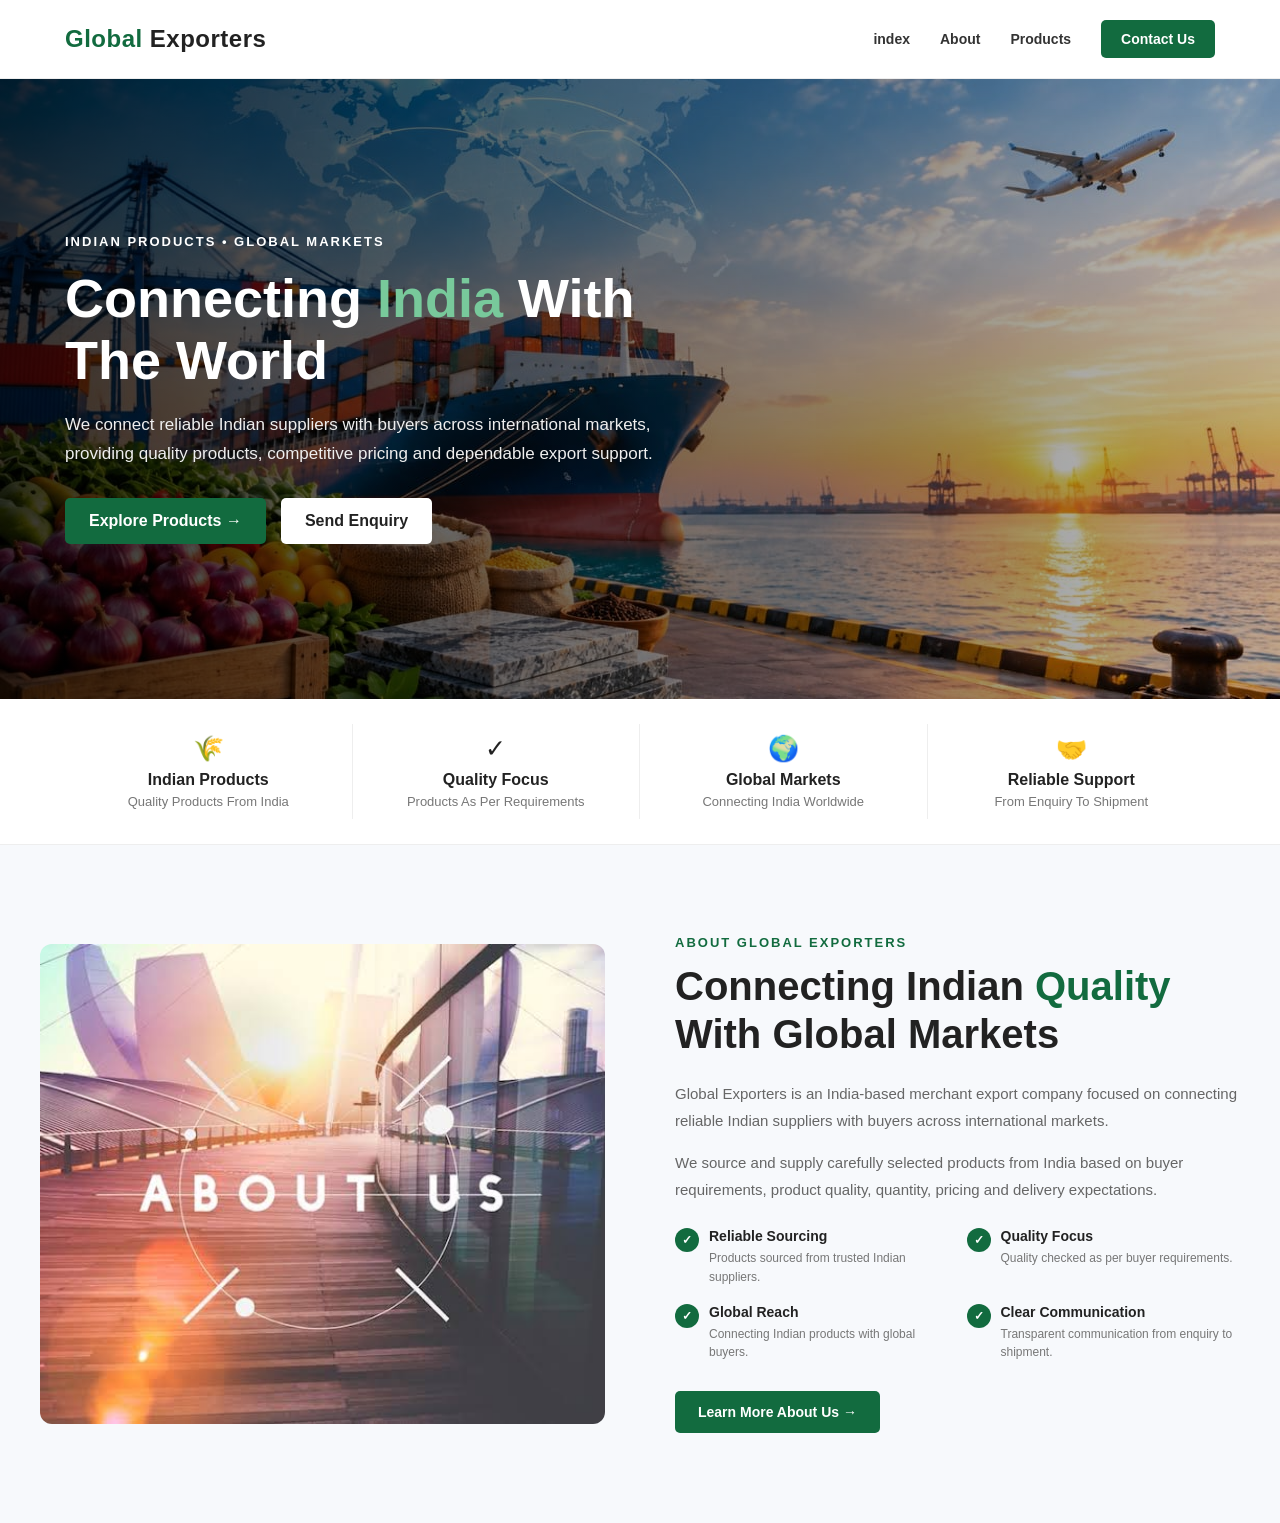
<file: index.html>
<!DOCTYPE html>
<html lang="en">

<head>

    <meta charset="UTF-8">

    <meta name="viewport" content="width=device-width, initial-scale=1.0">

    <link rel="icon" type="image/svg+xml" href="favicon.svg">

    <title>Global Exporters | Indian Products for Global Markets</title>

    <style>

        * {
            margin: 0;
            padding: 0;
            box-sizing: border-box;
        }

        html {
            scroll-behavior: smooth;
        }

        body {
            font-family: Arial, Helvetica, sans-serif;
            color: #222;
            background: #ffffff;
        }

        a {
            text-decoration: none;
        }


        /* ================= HEADER ================= */

        header {
            width: 100%;
            background: #ffffff;
            border-bottom: 1px solid #eeeeee;

            position: sticky;
            top: 0;
            z-index: 1000;
        }

        .navbar {
            max-width: 1200px;
            min-height: 78px;

            margin: auto;
            padding: 0 25px;

            display: flex;
            align-items: center;
            justify-content: space-between;
        }


        /* LOGO */

        .logo {
            font-size: 24px;
            font-weight: 800;
            color: #126b3f;
            letter-spacing: .5px;
        }

        .logo span {
            color: #222222;
        }


        /* NAVIGATION */

        .nav-links {
            display: flex;
            align-items: center;
            gap: 30px;
        }

        .nav-links a {
            color: #333333;
            font-size: 14px;
            font-weight: 600;
            transition: 0.3s;
        }

        .nav-links a:hover {
            color: #126b3f;
        }


        /* CONTACT BUTTON */

        .nav-btn {
            background: #126b3f;
            color: #ffffff !important;

            padding: 11px 20px;
            border-radius: 5px;
        }

        .nav-btn:hover {
            background: #0d522f;
        }


        /* ================= MOBILE NAVBAR ================= */

        @media (max-width: 768px) {

            .navbar {
                min-height: 68px;
                padding: 0 18px;
            }

            .logo {
                font-size: 20px;
            }

            .nav-links {
                gap: 12px;
            }

            .nav-links a {
                font-size: 12px;
            }

            .nav-btn {
                padding: 9px 12px;
            }

        }


        @media (max-width: 500px) {

            .nav-links a:not(.nav-btn) {
                display: none;
            }

        }
        /* HERO SECTION */

.hero {
    min-height: 620px;
    background-image:
        linear-gradient(
            90deg,
            rgba(0,0,0,0.78),
            rgba(0,0,0,0.25)
        ),
        url("images/home-banner.jpg");

    background-size: cover;
    background-position: center;
    display: flex;
    align-items: center;
}

.hero-content {
    width: 100%;
    max-width: 1200px;
    margin: auto;
    padding: 80px 25px;
}

.hero-text {
    max-width: 650px;
}

.hero-label {
    color: #ffffff;
    font-size: 13px;
    font-weight: bold;
    letter-spacing: 2px;
    margin-bottom: 18px;
}

.hero h1 {
    color: white;
    font-size: 54px;
    line-height: 1.15;
    margin-bottom: 20px;
}

.hero h1 span {
    color: #78c99b;
}

.hero-description {
    color: #eeeeee;
    font-size: 17px;
    line-height: 1.7;
    margin-bottom: 30px;
}

.hero-buttons {
    display: flex;
    gap: 15px;
}

.hero-btn {
    padding: 14px 24px;
    border-radius: 5px;
    font-weight: bold;
}

.hero-btn-primary {
    background: #126b3f;
    color: white;
}

.hero-btn-secondary {
    background: white;
    color: #222;
}

@media (max-width: 768px) {

    .hero {
        min-height: 550px;
    }

    .hero-content {
        padding: 60px 20px;
    }

    .hero h1 {
        font-size: 36px;
    }

    .hero-description {
        font-size: 15px;
    }

    .hero-buttons {
        flex-direction: column;
    }

    .hero-btn {
        text-align: center;
    }
}
/* =========================
   TRUST BAR
========================= */

.trust-bar {
    background: #ffffff;
    border-bottom: 1px solid #eeeeee;
    box-shadow: 0 3px 15px rgba(0,0,0,0.05);
}

.trust-container {
    max-width: 1200px;
    margin: auto;
    padding: 25px;
    display: grid;
    grid-template-columns: repeat(4, 1fr);
}

.trust-item {
    text-align: center;
    padding: 10px 20px;
    border-right: 1px solid #eeeeee;
}

.trust-item:last-child {
    border-right: none;
}

.trust-icon {
    font-size: 25px;
    margin-bottom: 8px;
}

.trust-item h3 {
    font-size: 16px;
    color: #222222;
    margin-bottom: 5px;
}

.trust-item p {
    font-size: 13px;
    color: #777777;
}


/* MOBILE */

@media (max-width: 768px) {

    .trust-container {
        grid-template-columns: 1fr 1fr;
        padding: 20px 10px;
    }

    .trust-item {
        padding: 15px 8px;
        border-right: none;
    }

    .trust-icon {
        font-size: 22px;
    }

    .trust-item h3 {
        font-size: 14px;
    }

    .trust-item p {
        font-size: 12px;
    }
}
/* =========================
    ABOUT SECTION
 ========================= */

.about-section {
    padding: 90px 25px;
    background: #f7f9fc;
}

.about-container {
    max-width: 1200px;
    margin: auto;
    display: grid;
    grid-template-columns: 1fr 1fr;
    gap: 70px;
    align-items: center;
}

/* IMAGE */

.about-image {
    height: 480px;
    overflow: hidden;
    border-radius: 12px;
}

.about-image img {
    width: 100%;
    height: 100%;
    object-fit: cover;
    display: block;
}

/* CONTENT */

.about-content {
    max-width: 580px;
}

.about-label {
    color: #126b3f;
    font-size: 13px;
    font-weight: bold;
    letter-spacing: 2px;
    margin-bottom: 12px;
}

.about-content h2 {
    font-size: 40px;
    line-height: 1.2;
    color: #222;
    margin-bottom: 22px;
}

.about-content h2 span {
    color: #126b3f;
}

.about-content p {
    color: #666;
    font-size: 15px;
    line-height: 1.8;
    margin-bottom: 15px;
}

/* POINTS */

.about-points {
    display: grid;
    grid-template-columns: 1fr 1fr;
    gap: 18px;
    margin: 25px 0 30px;
}

.about-point {
    display: flex;
    gap: 10px;
}

.about-check {
    width: 24px;
    height: 24px;
    min-width: 24px;
    background: #126b3f;
    color: white;
    border-radius: 50%;
    display: flex;
    align-items: center;
    justify-content: center;
    font-size: 12px;
    font-weight: bold;
}

.about-point h4 {
    color: #222;
    font-size: 14px;
    margin-bottom: 4px;
}

.about-point small {
    color: #777;
    font-size: 12px;
    line-height: 1.4;
}

.about-btn {
    display: inline-block;
    background: #126b3f;
    color: white;
    padding: 13px 23px;
    border-radius: 5px;
    font-size: 14px;
    font-weight: bold;
    transition: 0.3s;
}

.about-btn:hover {
    background: #0d522f;
}


/* MOBILE */

@media (max-width: 768px) {

    .about-section {
        padding: 60px 20px;
    }

    .about-container {
        grid-template-columns: 1fr;
        gap: 35px;
    }

    .about-image {
        height: 300px;
    }

    .about-content h2 {
        font-size: 31px;
    }

    .about-points {
        grid-template-columns: 1fr;
        gap: 15px;
    }

    .about-btn {
        width: 100%;
        text-align: center;
    }
}

    </style>

</head>


<body>


    <!-- ================= HEADER ================= -->

    <header>

        <nav class="navbar">

            <a href="index.html" class="logo">
                Global <span>Exporters</span>
            </a>


            <div class="nav-links">

                <a href="index.html">
                    index
                </a>

                <a href="about.html">
                    About
                </a>

                <a href="products.html">
                    Products
                </a>

                <a href="contact.html" class="nav-btn">
                    Contact Us
                </a>

            </div>

        </nav>

    </header>
    <section class="hero">

    <div class="hero-content">

        <div class="hero-text">

            <div class="hero-label">
                INDIAN PRODUCTS • GLOBAL MARKETS
            </div>

            <h1>
                Connecting
                <span>India</span>
                With The World
            </h1>

            <p class="hero-description">
                We connect reliable Indian suppliers with buyers
                across international markets, providing quality
                products, competitive pricing and dependable
                export support.
            </p>

            <div class="hero-buttons">

                <a href="products.html"
                   class="hero-btn hero-btn-primary">
                    Explore Products →
                </a>

                <a href="contact.html"
                   class="hero-btn hero-btn-secondary">
                    Send Enquiry
                </a>

            </div>

        </div>

    </div>

</section>
<!-- =========================
     TRUST BAR
========================= -->

<section class="trust-bar">

    <div class="trust-container">

        <div class="trust-item">

            <div class="trust-icon">🌾</div>

            <h3>Indian Products</h3>

            <p>Quality Products From India</p>

        </div>


        <div class="trust-item">

            <div class="trust-icon">✓</div>

            <h3>Quality Focus</h3>

            <p>Products As Per Requirements</p>

        </div>


        <div class="trust-item">

            <div class="trust-icon">🌍</div>

            <h3>Global Markets</h3>

            <p>Connecting India Worldwide</p>

        </div>


        <div class="trust-item">

            <div class="trust-icon">🤝</div>

            <h3>Reliable Support</h3>

            <p>From Enquiry To Shipment</p>

        </div>

    </div>

</section>
<!-- =========================
     ABOUT SECTION
========================= -->

<section class="about-section">

    <div class="about-container">

        <!-- IMAGE -->

        <div class="about-image">

            <img
                src="images/about.jpg"
                alt="Global Exporters - Indian Products"
            >

        </div>


        <!-- CONTENT -->

        <div class="about-content">

            <div class="about-label">
                ABOUT GLOBAL EXPORTERS
            </div>

            <h2>
                Connecting Indian
                <span>Quality</span> With Global Markets
            </h2>

            <p>
                Global Exporters is an India-based merchant export
                company focused on connecting reliable Indian suppliers
                with buyers across international markets.
            </p>

            <p>
                We source and supply carefully selected products from
                India based on buyer requirements, product quality,
                quantity, pricing and delivery expectations.
            </p>

            <div class="about-points">

                <div class="about-point">

                    <div class="about-check">✓</div>

                    <div>
                        <h4>Reliable Sourcing</h4>
                        <small>
                            Products sourced from trusted Indian suppliers.
                        </small>
                    </div>

                </div>


                <div class="about-point">

                    <div class="about-check">✓</div>

                    <div>
                        <h4>Quality Focus</h4>
                        <small>
                            Quality checked as per buyer requirements.
                        </small>
                    </div>

                </div>


                <div class="about-point">

                    <div class="about-check">✓</div>

                    <div>
                        <h4>Global Reach</h4>
                        <small>
                            Connecting Indian products with global buyers.
                        </small>
                    </div>

                </div>


                <div class="about-point">

                    <div class="about-check">✓</div>

                    <div>
                        <h4>Clear Communication</h4>
                        <small>
                            Transparent communication from enquiry to shipment.
                        </small>
                    </div>

                </div>

            </div>


            <a href="about.html" class="about-btn">
                Learn More About Us →
            </a>

        </div>

    </div>

</section>
</file>
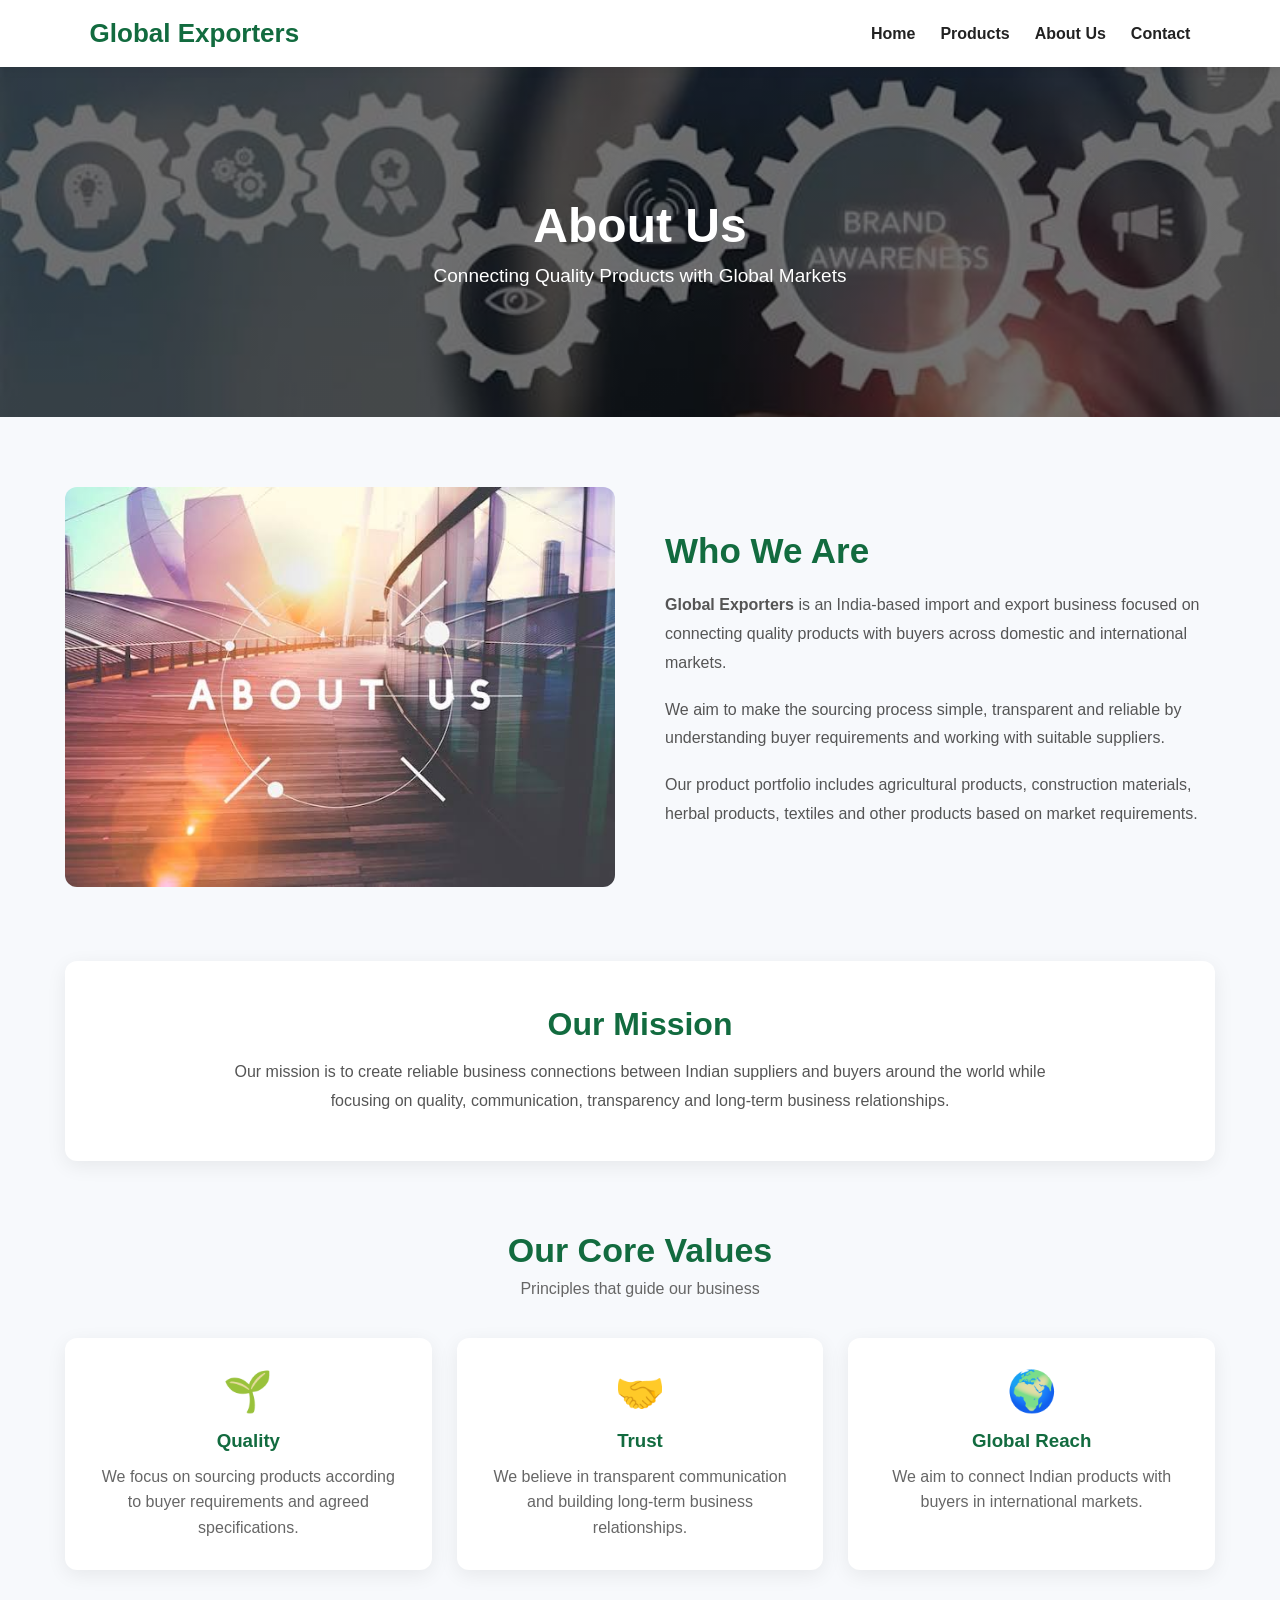
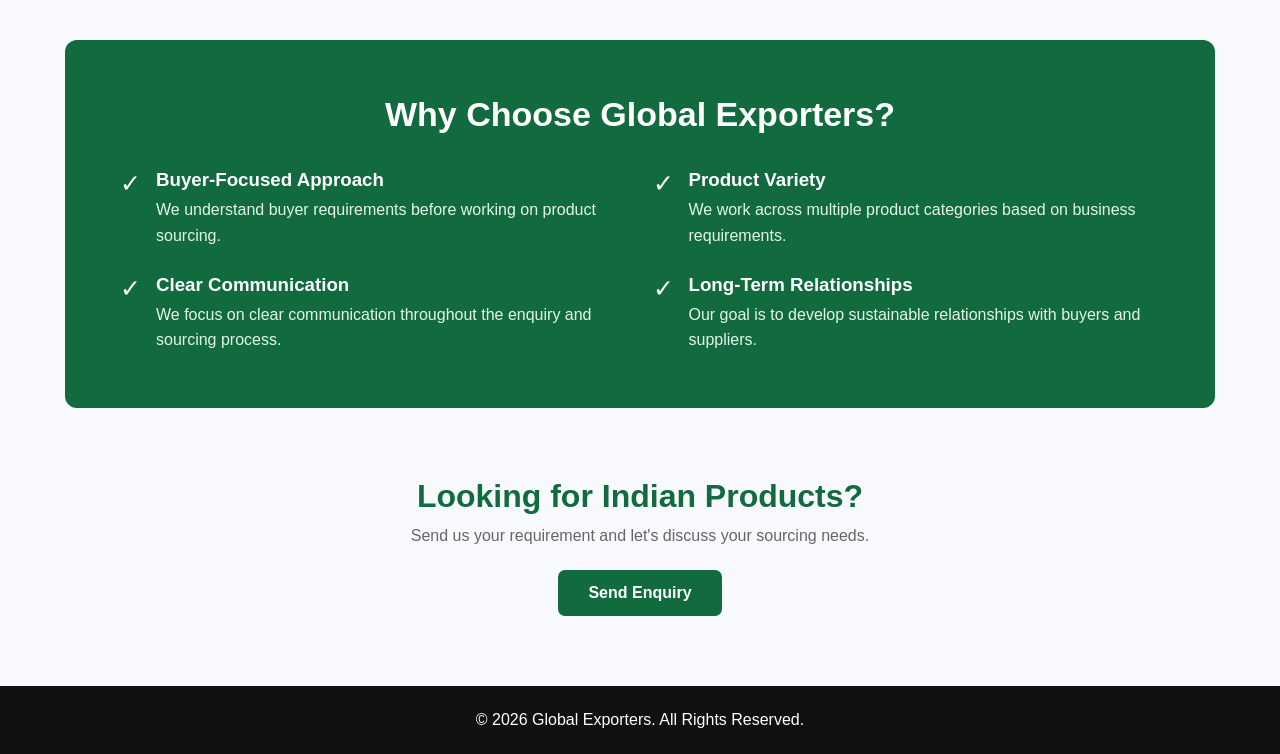
<file: about.html>
<!DOCTYPE html>
<html lang="en">

<head>

    <meta charset="UTF-8">

    <meta name="viewport" content="width=device-width, initial-scale=1.0">
    <link rel="icon" type="image/svg+xml" href="favicon.svg">


    <title>About Us | Global Exporters</title>
    
    <meta name="description"
        content="Learn about Global Exporters and our approach to connecting quality Indian products with buyers worldwide.">

    <style>

        * {
            margin: 0;
            padding: 0;
            box-sizing: border-box;
            font-family: Arial, sans-serif;
        }

        body {
            background: #f7f9fc;
            color: #222;
        }

        /* HEADER */

        header {
            background: white;
            padding: 18px 7%;
            display: flex;
            justify-content: space-between;
            align-items: center;
            box-shadow: 0 2px 10px rgba(0,0,0,0.08);

            position: sticky;
            top: 0;
            z-index: 1000;
        }

        .logo {
            font-size: 26px;
            font-weight: bold;
            color: #126b3f;
        }

        nav {
            display: flex;
            gap: 25px;
        }

        nav a {
            text-decoration: none;
            color: #222;
            font-weight: 600;
        }

        nav a:hover {
            color: #126b3f;
        }


        /* HERO */

        .hero {

            background:
                linear-gradient(
                    rgba(0,0,0,0.55),
                    rgba(0,0,0,0.55)
                ),
                url("images/about-banner.jpg");

            background-size: cover;
            background-position: center;

            height: 350px;

            display: flex;
            justify-content: center;
            align-items: center;

            text-align: center;

            color: white;
        }

        .hero h1 {
            font-size: 48px;
            margin-bottom: 12px;
        }

        .hero p {
            font-size: 19px;
        }


        /* COMMON */

        .container {

            width: 90%;
            max-width: 1150px;

            margin: 70px auto;
        }


        /* ABOUT */

        .about-section {

            display: grid;

            grid-template-columns:
                1fr 1fr;

            gap: 50px;

            align-items: center;
        }

        .about-image img {

            width: 100%;

            height: 400px;

            object-fit: cover;

            border-radius: 12px;
        }

        .about-content h2 {

            font-size: 35px;

            color: #126b3f;

            margin-bottom: 20px;
        }

        .about-content p {

            color: #555;

            line-height: 1.8;

            margin-bottom: 18px;
        }


        /* MISSION */

        .mission {

            background: white;

            padding: 45px;

            border-radius: 12px;

            text-align: center;

            box-shadow:
                0 5px 20px rgba(0,0,0,0.07);
        }

        .mission h2 {

            color: #126b3f;

            font-size: 32px;

            margin-bottom: 15px;
        }

        .mission p {

            color: #555;

            line-height: 1.8;

            max-width: 850px;

            margin: auto;
        }


        /* VALUES */

        .section-title {

            text-align: center;

            margin-bottom: 40px;
        }

        .section-title h2 {

            color: #126b3f;

            font-size: 34px;

            margin-bottom: 10px;
        }

        .section-title p {

            color: #666;
        }


        .values {

            display: grid;

            grid-template-columns:
                repeat(3, 1fr);

            gap: 25px;
        }

        .value-card {

            background: white;

            padding: 30px;

            text-align: center;

            border-radius: 12px;

            box-shadow:
                0 5px 20px rgba(0,0,0,0.07);

            transition: 0.3s;
        }

        .value-card:hover {

            transform: translateY(-5px);
        }

        .value-icon {

            font-size: 40px;

            margin-bottom: 15px;
        }

        .value-card h3 {

            color: #126b3f;

            margin-bottom: 12px;
        }

        .value-card p {

            color: #666;

            line-height: 1.6;
        }


        /* WHY US */

        .why-us {

            background: #126b3f;

            color: white;

            padding: 55px;

            border-radius: 12px;
        }

        .why-us h2 {

            text-align: center;

            font-size: 34px;

            margin-bottom: 35px;
        }

        .why-grid {

            display: grid;

            grid-template-columns:
                repeat(2, 1fr);

            gap: 25px;
        }

        .why-item {

            display: flex;

            gap: 15px;

            align-items: flex-start;
        }

        .why-item span {

            font-size: 25px;
        }

        .why-item h3 {

            margin-bottom: 6px;
        }

        .why-item p {

            color: #e6f5ed;

            line-height: 1.6;
        }


        /* CTA */

        .cta {

            text-align: center;

            margin-top: 70px;
        }

        .cta h2 {

            color: #126b3f;

            font-size: 32px;

            margin-bottom: 12px;
        }

        .cta p {

            color: #666;

            margin-bottom: 25px;
        }

        .cta a {

            display: inline-block;

            background: #126b3f;

            color: white;

            padding: 14px 30px;

            border-radius: 7px;

            text-decoration: none;

            font-weight: bold;
        }

        .cta a:hover {

            background: #0d522f;
        }


        /* FOOTER */

        footer {

            background: #111;

            color: white;

            text-align: center;

            padding: 25px;

            margin-top: 70px;
        }


        /* MOBILE */

        @media (max-width: 768px) {

            header {

                flex-direction: column;

                gap: 15px;
            }

            nav {

                gap: 15px;

                flex-wrap: wrap;

                justify-content: center;
            }

            .hero h1 {

                font-size: 36px;
            }

            .about-section {

                grid-template-columns: 1fr;
            }

            .values {

                grid-template-columns: 1fr;
            }

            .why-grid {

                grid-template-columns: 1fr;
            }

            .about-image img {

                height: 300px;
            }

        }

    </style>

</head>


<body>


    <!-- HEADER -->

    <header>

        <div class="logo">

            Global Exporters

        </div>


        <nav>

            <a href="home.html">
                Home
            </a>

            <a href="products.html">
                Products
            </a>

            <a href="about.html">
                About Us
            </a>

            <a href="contact.html">
                Contact
            </a>

        </nav>

    </header>



    <!-- HERO -->

    <section class="hero">

        <div>

            <h1>
                About Us
            </h1>

            <p>
                Connecting Quality Products with Global Markets
            </p>

        </div>

    </section>



    <!-- ABOUT -->

    <section class="container">

        <div class="about-section">


            <div class="about-image">

                <img
                    src="images/about.jpg"
                    alt="Global Exporters">

            </div>


            <div class="about-content">

                <h2>
                    Who We Are
                </h2>

                <p>

                    <strong>
                        Global Exporters
                    </strong>
                    is an India-based import and export
                    business focused on connecting quality
                    products with buyers across domestic
                    and international markets.

                </p>

                <p>

                    We aim to make the sourcing process
                    simple, transparent and reliable by
                    understanding buyer requirements and
                    working with suitable suppliers.

                </p>

                <p>

                    Our product portfolio includes
                    agricultural products, construction
                    materials, herbal products, textiles
                    and other products based on market
                    requirements.

                </p>

            </div>

        </div>

    </section>



    <!-- MISSION -->

    <section class="container">

        <div class="mission">

            <h2>
                Our Mission
            </h2>

            <p>

                Our mission is to create reliable business
                connections between Indian suppliers and
                buyers around the world while focusing on
                quality, communication, transparency and
                long-term business relationships.

            </p>

        </div>

    </section>



    <!-- VALUES -->

    <section class="container">

        <div class="section-title">

            <h2>
                Our Core Values
            </h2>

            <p>
                Principles that guide our business
            </p>

        </div>


        <div class="values">


            <div class="value-card">

                <div class="value-icon">
                    🌱
                </div>

                <h3>
                    Quality
                </h3>

                <p>

                    We focus on sourcing products
                    according to buyer requirements
                    and agreed specifications.

                </p>

            </div>



            <div class="value-card">

                <div class="value-icon">
                    🤝
                </div>

                <h3>
                    Trust
                </h3>

                <p>

                    We believe in transparent
                    communication and building
                    long-term business relationships.

                </p>

            </div>



            <div class="value-card">

                <div class="value-icon">
                    🌍
                </div>

                <h3>
                    Global Reach
                </h3>

                <p>

                    We aim to connect Indian products
                    with buyers in international markets.

                </p>

            </div>

        </div>

    </section>



    <!-- WHY US -->

    <section class="container">

        <div class="why-us">

            <h2>
                Why Choose Global Exporters?
            </h2>


            <div class="why-grid">


                <div class="why-item">

                    <span>✓</span>

                    <div>

                        <h3>
                            Buyer-Focused Approach
                        </h3>

                        <p>

                            We understand buyer requirements
                            before working on product sourcing.

                        </p>

                    </div>

                </div>



                <div class="why-item">

                    <span>✓</span>

                    <div>

                        <h3>
                            Product Variety
                        </h3>

                        <p>

                            We work across multiple product
                            categories based on business
                            requirements.

                        </p>

                    </div>

                </div>



                <div class="why-item">

                    <span>✓</span>

                    <div>

                        <h3>
                            Clear Communication
                        </h3>

                        <p>

                            We focus on clear communication
                            throughout the enquiry and
                            sourcing process.

                        </p>

                    </div>

                </div>



                <div class="why-item">

                    <span>✓</span>

                    <div>

                        <h3>
                            Long-Term Relationships
                        </h3>

                        <p>

                            Our goal is to develop sustainable
                            relationships with buyers and
                            suppliers.

                        </p>

                    </div>

                </div>

            </div>

        </div>

    </section>



    <!-- CTA -->

    <section class="container">

        <div class="cta">

            <h2>
                Looking for Indian Products?
            </h2>

            <p>
                Send us your requirement and let's
                discuss your sourcing needs.
            </p>

            <a href="contact.html">
                Send Enquiry
            </a>

        </div>

    </section>



    <!-- FOOTER -->

    <footer>

        <p>
            © 2026 Global Exporters.
            All Rights Reserved.
        </p>

    </footer>


</body>

</html>
</file>
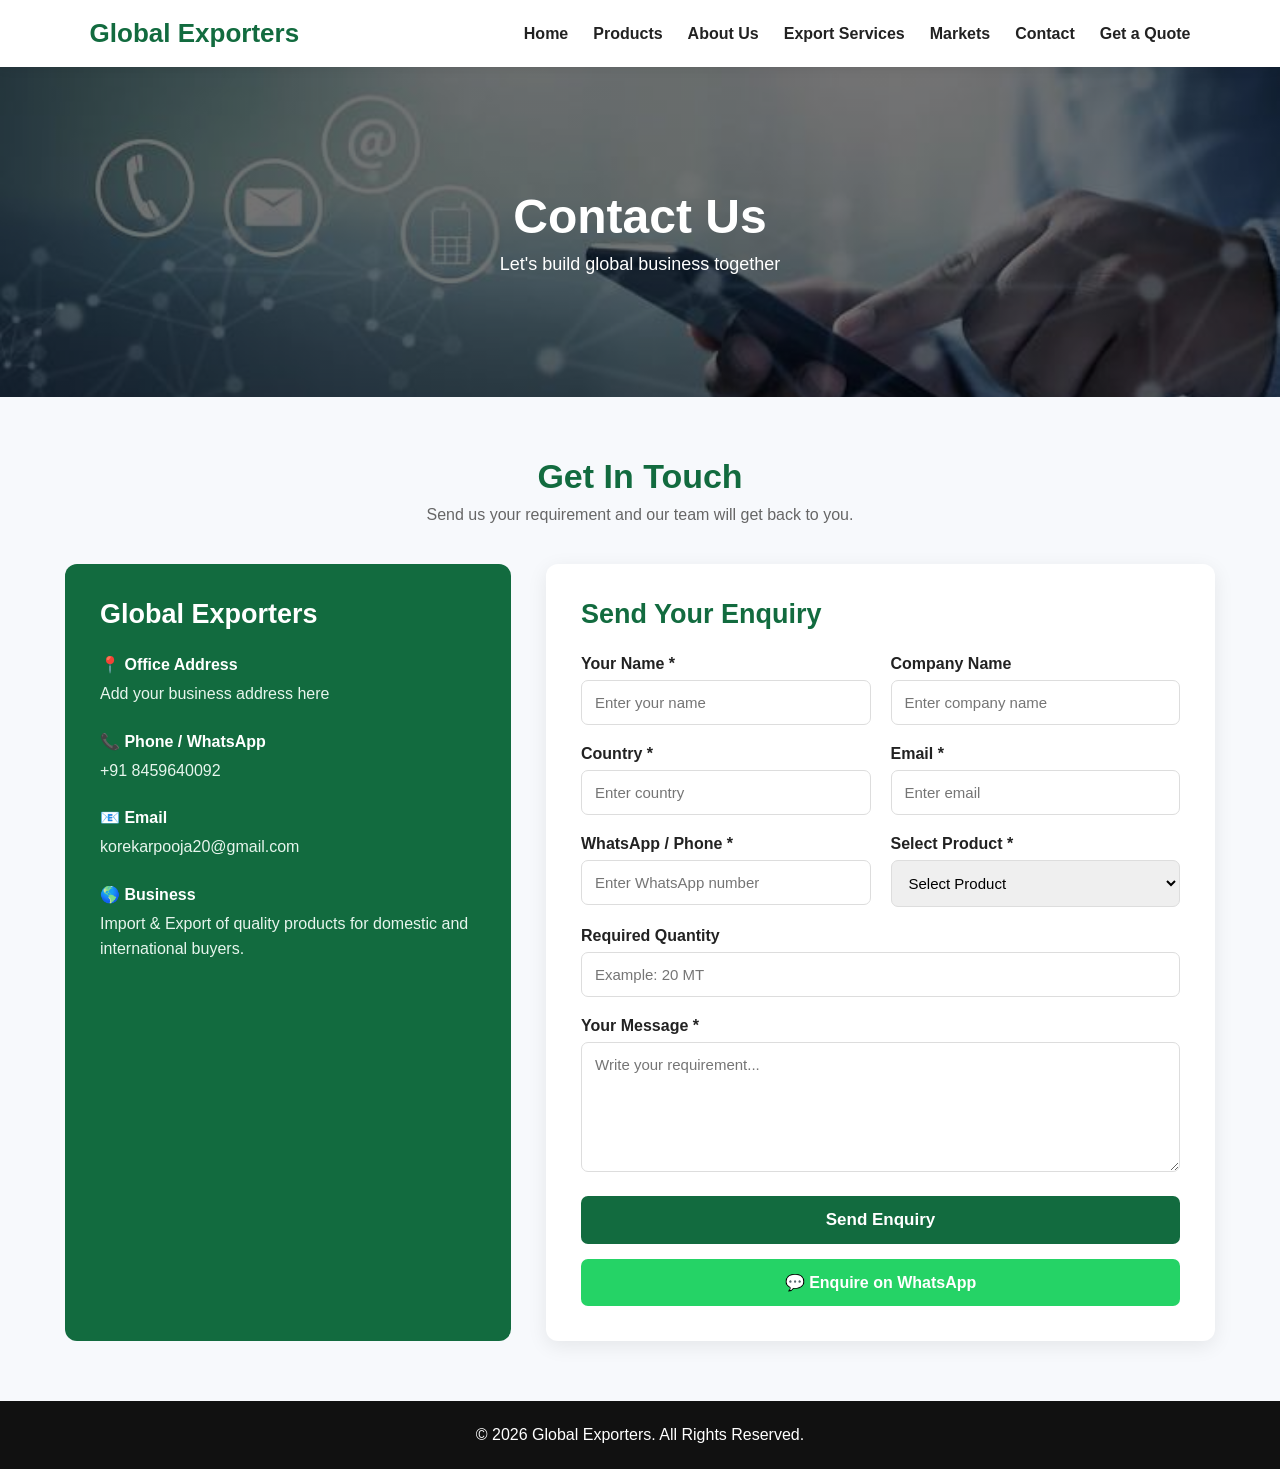
<file: contact.html>
<!DOCTYPE html>
<html lang="en">

<head>

    <meta charset="UTF-8">
    <meta name="viewport" content="width=device-width, initial-scale=1.0">

    <link rel="icon" type="image/svg+xml" href="favicon.svg">

    <title>Contact Us | Global Exporters</title>

    <style>

        * {
            margin: 0;
            padding: 0;
            box-sizing: border-box;
            font-family: Arial, sans-serif;
        }

        body {
            background: #f7f9fc;
            color: #222;
        }

        header {
            background: white;
            padding: 18px 7%;
            display: flex;
            justify-content: space-between;
            align-items: center;
            box-shadow: 0 2px 10px rgba(0,0,0,0.08);
            position: sticky;
            top: 0;
            z-index: 1000;
        }

        .logo {
            font-size: 26px;
            font-weight: bold;
            color: #126b3f;
        }

        nav {
            display: flex;
            gap: 25px;
        }

        nav a {
            text-decoration: none;
            color: #222;
            font-weight: 600;
        }

        nav a:hover {
            color: #126b3f;
        }

        .hero {
            background:
                linear-gradient(rgba(0,0,0,.55), rgba(0,0,0,.55)),
                url("images/contact-banner.jpg");

            background-size: cover;
            background-position: center;

            height: 330px;

            display: flex;
            justify-content: center;
            align-items: center;

            text-align: center;
            color: white;
        }

        .hero h1 {
            font-size: 48px;
            margin-bottom: 10px;
        }

        .hero p {
            font-size: 18px;
        }

        .container {
            width: 90%;
            max-width: 1150px;
            margin: 60px auto;
        }

        .section-title {
            text-align: center;
            margin-bottom: 40px;
        }

        .section-title h2 {
            font-size: 34px;
            color: #126b3f;
            margin-bottom: 10px;
        }

        .section-title p {
            color: #666;
        }

        .contact-wrapper {
            display: grid;
            grid-template-columns: 1fr 1.5fr;
            gap: 35px;
        }

        .contact-info {
            background: #126b3f;
            color: white;
            padding: 35px;
            border-radius: 12px;
        }

        .contact-info h3 {
            font-size: 27px;
            margin-bottom: 25px;
        }

        .info-box {
            margin-bottom: 25px;
        }

        .info-box h4 {
            margin-bottom: 7px;
        }

        .info-box p {
            color: #e7f5ed;
            line-height: 1.6;
        }

        .contact-form {
            background: white;
            padding: 35px;
            border-radius: 12px;
            box-shadow: 0 5px 20px rgba(0,0,0,.08);
        }

        .contact-form h3 {
            font-size: 27px;
            margin-bottom: 25px;
            color: #126b3f;
        }

        .form-row {
            display: grid;
            grid-template-columns: 1fr 1fr;
            gap: 20px;
        }

        .form-group {
            margin-bottom: 20px;
        }

        .form-group label {
            display: block;
            margin-bottom: 7px;
            font-weight: 600;
        }

        .form-group input,
        .form-group select,
        .form-group textarea {
            width: 100%;
            padding: 13px;
            border: 1px solid #ddd;
            border-radius: 7px;
            font-size: 15px;
        }

        .form-group textarea {
            height: 130px;
            resize: vertical;
        }

        .btn {
            width: 100%;
            padding: 14px;
            border: none;
            border-radius: 7px;
            background: #126b3f;
            color: white;
            font-size: 17px;
            font-weight: bold;
            cursor: pointer;
        }

        .btn:hover {
            background: #0d522f;
        }

        .whatsapp-btn {
            display: block;
            width: 100%;
            text-align: center;
            margin-top: 15px;
            padding: 14px;
            background: #25D366;
            color: white;
            text-decoration: none;
            border-radius: 7px;
            font-weight: bold;
            cursor: pointer;
        }

        .whatsapp-btn:hover {
            background: #1ebe5d;
        }

        footer {
            background: #111;
            color: white;
            text-align: center;
            padding: 25px;
            margin-top: 60px;
        }

        @media (max-width: 768px) {

            header {
                flex-direction: column;
                gap: 15px;
            }

            nav {
                gap: 15px;
                flex-wrap: wrap;
                justify-content: center;
            }

            .hero h1 {
                font-size: 36px;
            }

            .contact-wrapper {
                grid-template-columns: 1fr;
            }

            .form-row {
                grid-template-columns: 1fr;
                gap: 0;
            }

        }

    </style>

</head>


<body>


<header>

    <div class="logo">
        Global Exporters
    </div>

    <nav>

        <a href="home.html">Home</a>

        <a href="products.html">Products</a>

        <a href="about.html">About Us</a>

        <a href="export-services.html">
            Export Services
        </a>

        <a href="markets.html">
            Markets
        </a>

        <a href="contact.html" class="active">
            Contact
        </a>

        <a href="contact.html" class="nav-quote">
            Get a Quote
        </a>

    </nav>

</header>


<section class="hero">

    <div>

        <h1>Contact Us</h1>

        <p>
            Let's build global business together
        </p>

    </div>

</section>


<section class="container">


    <div class="section-title">

        <h2>Get In Touch</h2>

        <p>
            Send us your requirement and our team will get back to you.
        </p>

    </div>


    <div class="contact-wrapper">


        <!-- CONTACT INFORMATION -->

        <div class="contact-info">

            <h3>Global Exporters</h3>


            <div class="info-box">

                <h4>📍 Office Address</h4>

                <p>
                    Add your business address here
                </p>

            </div>


            <div class="info-box">

                <h4>📞 Phone / WhatsApp</h4>

                <p>
                    +91 8459640092
                </p>

            </div>


            <div class="info-box">

                <h4>📧 Email</h4>

                <p>
                    korekarpooja20@gmail.com
                </p>

            </div>


            <div class="info-box">

                <h4>🌎 Business</h4>

                <p>
                    Import & Export of quality products
                    for domestic and international buyers.
                </p>

            </div>

        </div>



        <!-- FORM -->

        <div class="contact-form">

            <h3>
                Send Your Enquiry
            </h3>


            <form id="enquiryForm">


                <div class="form-row">


                    <div class="form-group">

                        <label>
                            Your Name *
                        </label>

                        <input
                            type="text"
                            name="name"
                            placeholder="Enter your name"
                            required
                        >

                    </div>


                    <div class="form-group">

                        <label>
                            Company Name
                        </label>

                        <input
                            type="text"
                            name="company"
                            placeholder="Enter company name"
                        >

                    </div>

                </div>



                <div class="form-row">


                    <div class="form-group">

                        <label>
                            Country *
                        </label>

                        <input
                            type="text"
                            name="country"
                            placeholder="Enter country"
                            required
                        >

                    </div>


                    <div class="form-group">

                        <label>
                            Email *
                        </label>

                        <input
                            type="email"
                            name="email"
                            placeholder="Enter email"
                            required
                        >

                    </div>

                </div>



                <div class="form-row">


                    <div class="form-group">

                        <label>
                            WhatsApp / Phone *
                        </label>

                        <input
                            type="tel"
                            name="phone"
                            placeholder="Enter WhatsApp number"
                            required
                        >

                    </div>


                    <div class="form-group">

                        <label>
                            Select Product *
                        </label>

                        <select
                            name="product"
                            id="product"
                            required
                        >

                            <option value="">
                                Select Product
                            </option>

                            <option value="Fresh Onion">
                                Fresh Onion
                            </option>

                            <option value="Fresh Fruits">
                                Fresh Fruits
                            </option>

                            <option value="Fresh Vegetables">
                                Fresh Vegetables
                            </option>

                            <option value="Agro Products">
                                Agro Products
                            </option>

                            <option value="Granite">
                                Granite
                            </option>

                            <option value="Herbal Products">
                                Herbal Products
                            </option>

                            <option value="Textiles">
                                Textiles
                            </option>

                            <option value="Tiles">
                                Tiles
                            </option>

                        </select>

                    </div>

                </div>



                <div class="form-group">

                    <label>
                        Required Quantity
                    </label>

                    <input
                        type="text"
                        name="quantity"
                        placeholder="Example: 20 MT"
                    >

                </div>



                <div class="form-group">

                    <label>
                        Your Message *
                    </label>

                    <textarea
                        name="message"
                        placeholder="Write your requirement..."
                        required
                    ></textarea>

                </div>



                <button
                    type="submit"
                    class="btn"
                >
                    Send Enquiry
                </button>


            </form>



            <!-- DYNAMIC WHATSAPP BUTTON -->

            <a
                href="#"
                id="whatsappBtn"
                class="whatsapp-btn"
            >
                💬 Enquire on WhatsApp
            </a>


        </div>

    </div>

</section>



<footer>

    <p>
        © 2026 Global Exporters. All Rights Reserved.
    </p>

</footer>



<script>


    /* =========================================
       AUTO SELECT PRODUCT FROM URL
       ========================================= */

    const urlParams =
        new URLSearchParams(window.location.search);

    const productParam =
        urlParams.get("product");

    const productSelect =
        document.getElementById("product");


    const productMap = {

        onion: "Fresh Onion",

        fruits: "Fresh Fruits",

        vegetables: "Fresh Vegetables",

        agro: "Agro Products",

        granite: "Granite",

        herbal: "Herbal Products",

        textile: "Textiles",

        tiles: "Tiles"

    };


    if (
        productParam &&
        productMap[productParam]
    ) {

        productSelect.value =
            productMap[productParam];

    }



    /* =========================================
       DYNAMIC WHATSAPP ENQUIRY
       ========================================= */

    const whatsappBtn =
        document.getElementById("whatsappBtn");


    const enquiryForm =
        document.getElementById("enquiryForm");


    whatsappBtn.addEventListener(
        "click",
        function (event) {

            event.preventDefault();


            const formData =
                new FormData(enquiryForm);


            const name =
                formData.get("name") || "";

            const company =
                formData.get("company") || "";

            const country =
                formData.get("country") || "";

            const email =
                formData.get("email") || "";

            const phone =
                formData.get("phone") || "";

            const product =
                formData.get("product") || "";

            const quantity =
                formData.get("quantity") || "";

            const message =
                formData.get("message") || "";



            const whatsappMessage =

`Hello Global Exporters,

I would like to enquire about your products.

Name: ${name}
Company: ${company}
Country: ${country}
Email: ${email}
Phone / WhatsApp: ${phone}

Product: ${product}
Required Quantity: ${quantity}

Message:
${message}

Please share price, availability and export details.

Thank you.`;


            const whatsappURL =
                "https://wa.me/918459640092?text=" +
                encodeURIComponent(whatsappMessage);


            window.open(
                whatsappURL,
                "_blank"
            );

        }
    );


</script>


<!-- EXISTING BACKEND / EMAIL JAVASCRIPT -->

<script src="js/script.js"></script>


</body>

</html>
</file>
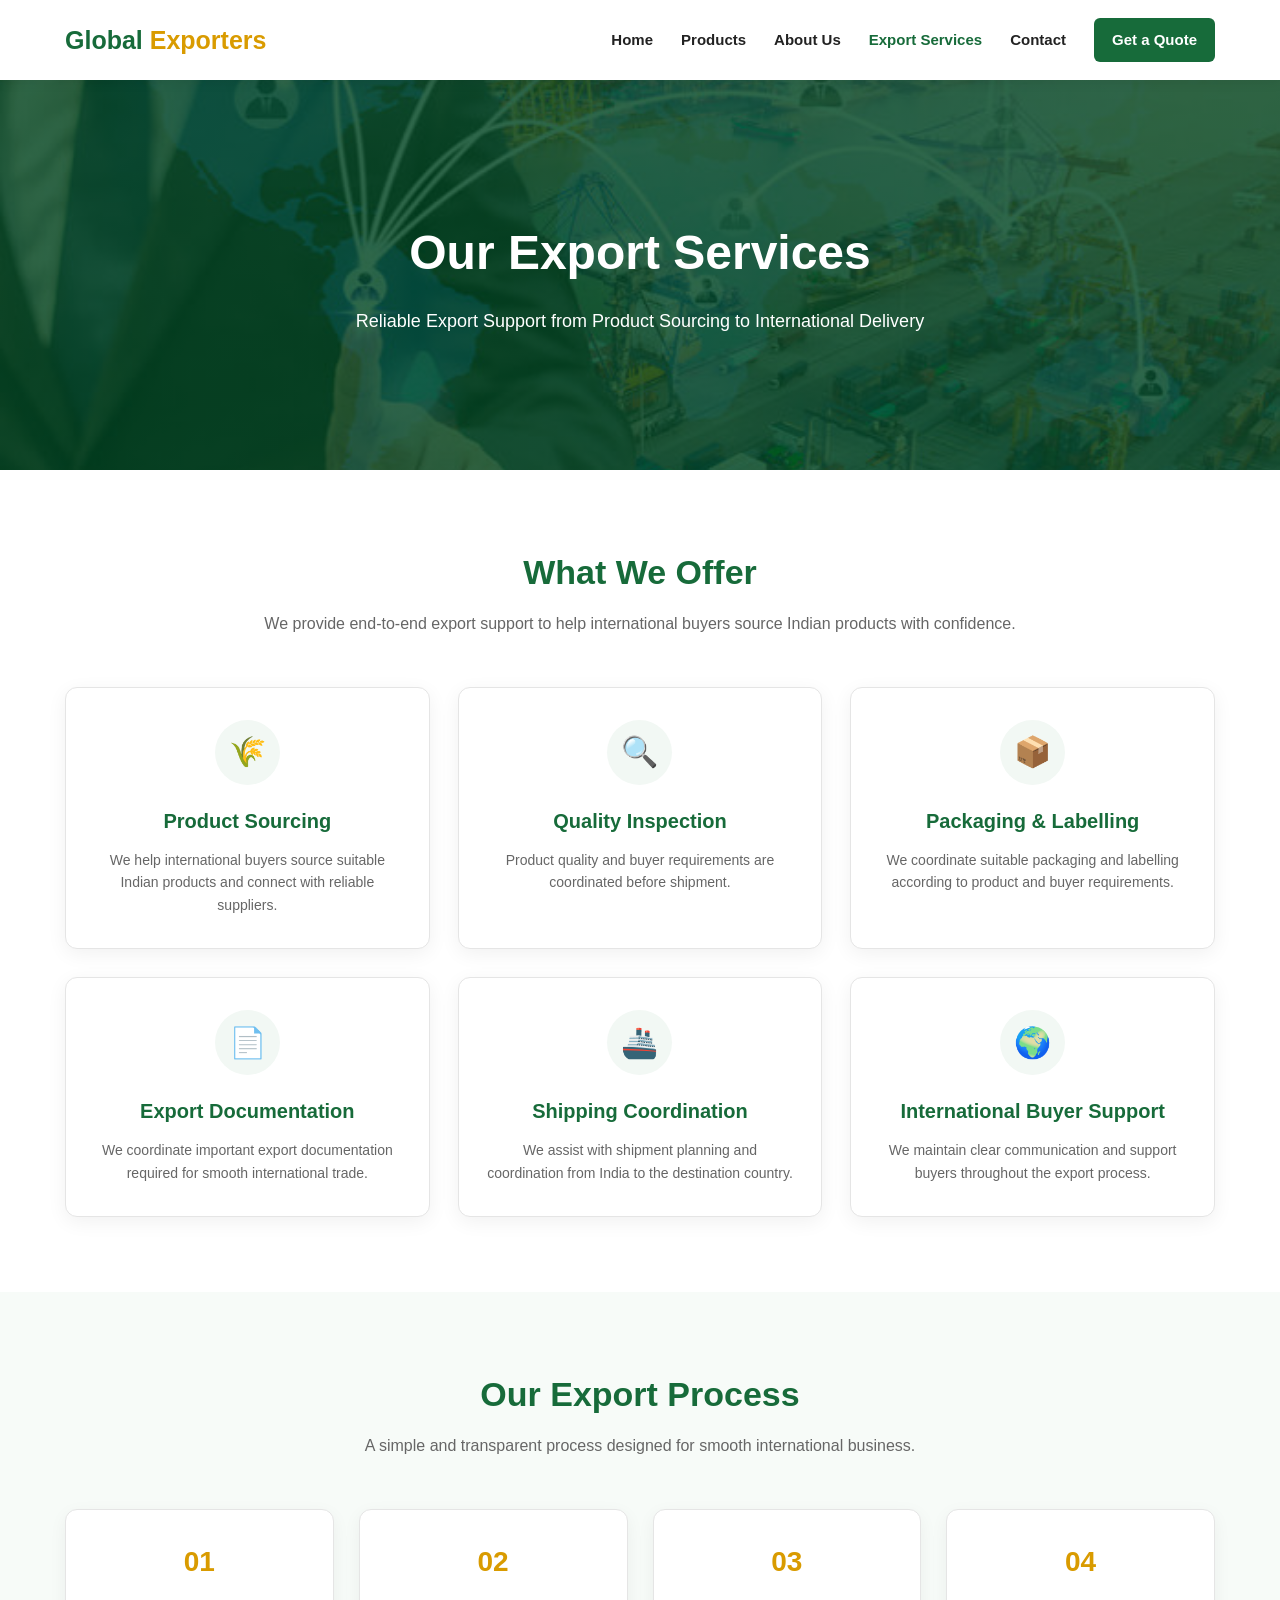
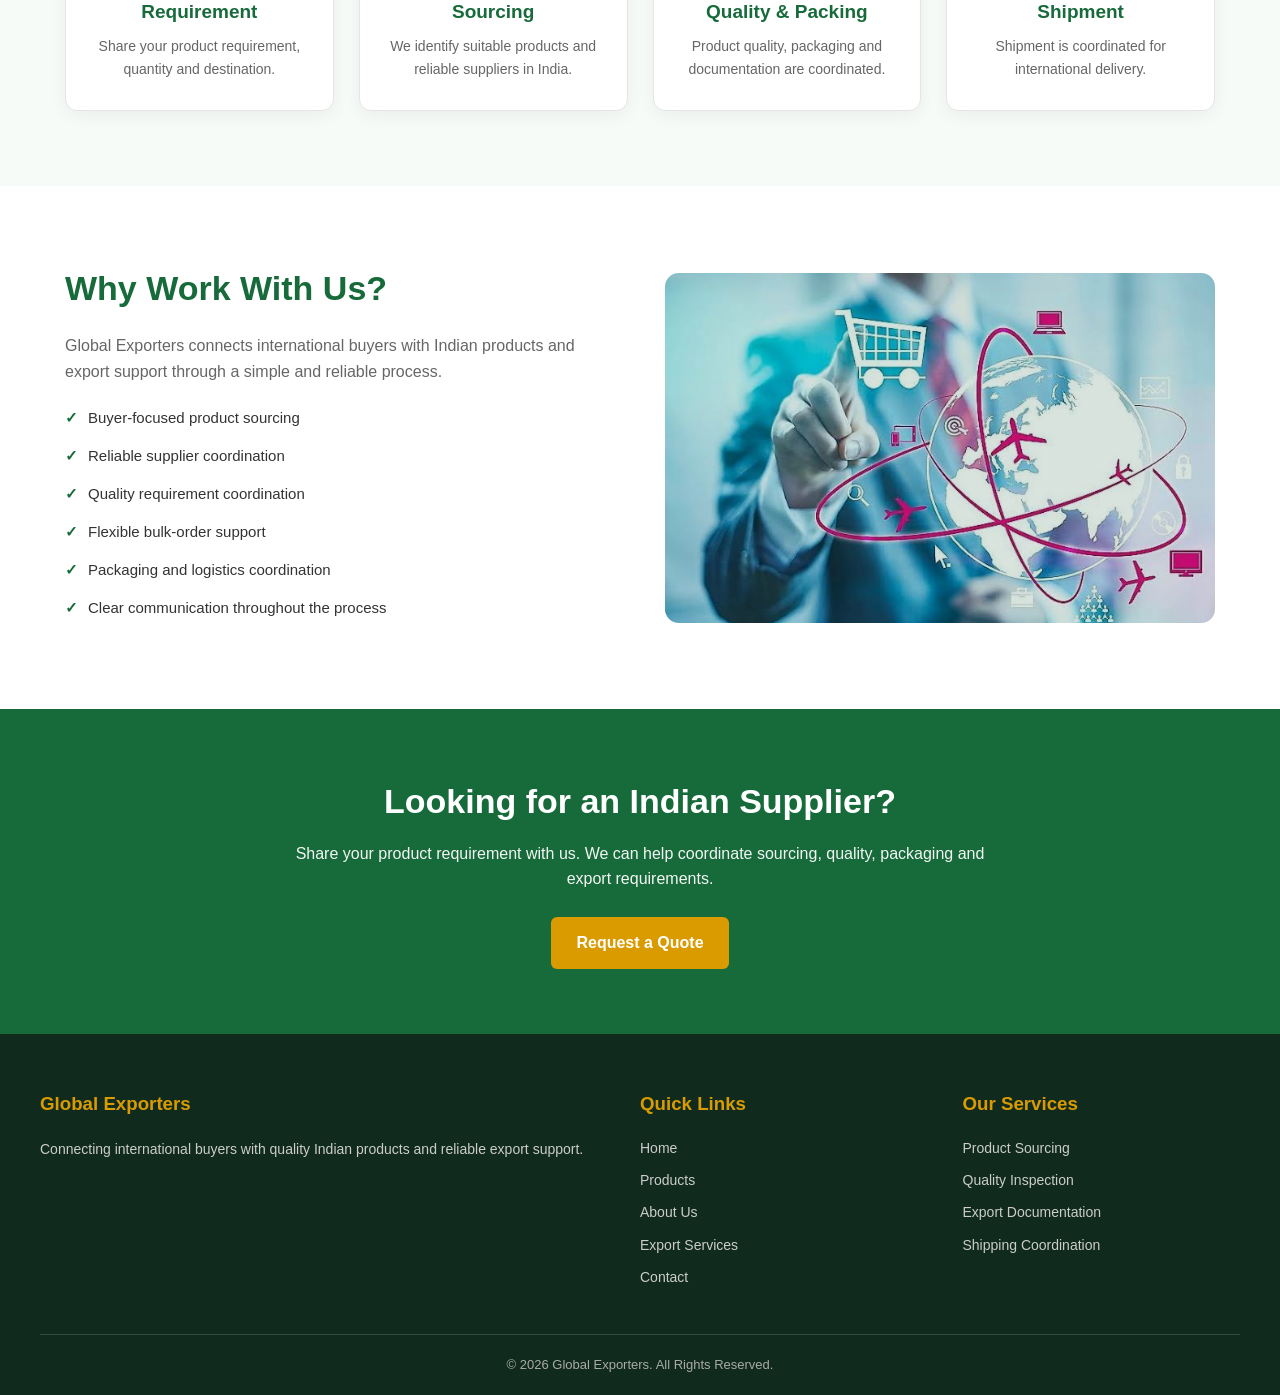
<file: export-services.html>
<!DOCTYPE html>
<html lang="en">

<head>

    <meta charset="UTF-8">

    <meta name="viewport" content="width=device-width, initial-scale=1.0">

    <meta name="description"
        content="Global Exporters provides reliable export services including product sourcing, quality inspection, packaging, documentation and shipping coordination.">
        <link rel="icon" type="image/svg+xml" href="favicon.svg">

    <title>Export Services | Global Exporters</title>
    
    <style>

        * {
            margin: 0;
            padding: 0;
            box-sizing: border-box;
        }

        html {
            scroll-behavior: smooth;
        }

        body {
            font-family: Arial, Helvetica, sans-serif;
            line-height: 1.6;
            color: #222;
            background: #fff;
        }

        a {
            text-decoration: none;
        }


        /* ================= HEADER ================= */

        header {
            width: 100%;
            background: #fff;
            box-shadow: 0 2px 12px rgba(0, 0, 0, 0.08);
            position: sticky;
            top: 0;
            z-index: 1000;
        }

        .navbar {
            max-width: 1200px;
            margin: auto;
            padding: 18px 25px;

            display: flex;
            align-items: center;
            justify-content: space-between;
        }

        .logo {
            font-size: 25px;
            font-weight: 700;
            color: #176b3a;
        }

        .logo span {
            color: #d99b00;
        }

        .nav-links {
            display: flex;
            align-items: center;
            gap: 28px;
        }

        .nav-links a {
            color: #222;
            font-size: 15px;
            font-weight: 600;
        }

        .nav-links a:hover,
        .nav-links a.active {
            color: #176b3a;
        }

        .nav-quote {
            background: #176b3a;
            color: #fff !important;
            padding: 10px 18px;
            border-radius: 6px;
        }

        .nav-quote:hover {
            background: #0e4f2a;
        }

        .menu-btn {
            display: none;
            font-size: 25px;
            background: none;
            border: none;
            cursor: pointer;
            color: #176b3a;
        }


        /* ================= HERO ================= */

        .services-hero {
            min-height: 390px;

            background:
                linear-gradient(
                    rgba(0, 70, 35, 0.82),
                    rgba(0, 70, 35, 0.82)
                ),
                url("images/export-services.jpg");

            background-size: cover;
            background-position: center;

            display: flex;
            align-items: center;
            justify-content: center;

            text-align: center;
            color: #fff;

            padding: 70px 20px;
        }

        .hero-content {
            max-width: 800px;
        }

        .hero-content h1 {
            font-size: 48px;
            margin-bottom: 15px;
        }

        .hero-content p {
            font-size: 18px;
        }


        /* ================= COMMON ================= */

        .services-section {
            max-width: 1200px;
            margin: auto;
            padding: 75px 25px;
        }

        .section-heading {
            text-align: center;
            max-width: 760px;
            margin: 0 auto 50px;
        }

        .section-heading h2 {
            font-size: 34px;
            color: #176b3a;
            margin-bottom: 12px;
        }

        .section-heading p {
            color: #666;
            font-size: 16px;
        }


        /* ================= SERVICES ================= */

        .services-grid {
            display: grid;
            grid-template-columns: repeat(3, 1fr);
            gap: 28px;
        }

        .service-card {
            background: #fff;
            border: 1px solid #e5e5e5;
            border-radius: 12px;
            padding: 32px 25px;
            text-align: center;

            box-shadow: 0 5px 20px rgba(0, 0, 0, 0.06);

            transition: 0.3s;
        }

        .service-card:hover {
            transform: translateY(-7px);
            box-shadow: 0 10px 25px rgba(0, 0, 0, 0.10);
        }

        .service-icon {
            width: 65px;
            height: 65px;
            margin: 0 auto 20px;

            border-radius: 50%;
            background: #f2f8f4;

            display: flex;
            align-items: center;
            justify-content: center;

            font-size: 30px;
        }

        .service-card h3 {
            color: #176b3a;
            font-size: 20px;
            margin-bottom: 12px;
        }

        .service-card p {
            color: #666;
            font-size: 14px;
        }


        /* ================= PROCESS ================= */

        .process-section {
            background: #f7fbf8;
            max-width: none;
        }

        .process-section .section-heading,
        .process-grid {
            max-width: 1200px;
            margin-left: auto;
            margin-right: auto;
        }

        .process-grid {
            display: grid;
            grid-template-columns: repeat(4, 1fr);
            gap: 25px;
            padding: 0 25px;
        }

        .process-card {
            background: #fff;
            padding: 30px 20px;
            text-align: center;

            border-radius: 12px;
            border: 1px solid #e5e5e5;

            box-shadow: 0 5px 18px rgba(0, 0, 0, 0.05);
        }

        .process-number {
            font-size: 28px;
            font-weight: 700;
            color: #d99b00;
            margin-bottom: 12px;
        }

        .process-card h3 {
            color: #176b3a;
            font-size: 19px;
            margin-bottom: 8px;
        }

        .process-card p {
            color: #666;
            font-size: 14px;
        }


        /* ================= WHY US ================= */

        .why-section {
            max-width: 1200px;
            margin: auto;
            padding: 75px 25px;

            display: grid;
            grid-template-columns: 1fr 1fr;
            gap: 50px;

            align-items: center;
        }

        .why-content h2 {
            color: #176b3a;
            font-size: 34px;
            margin-bottom: 18px;
        }

        .why-content p {
            color: #666;
            margin-bottom: 22px;
        }

        .why-list {
            list-style: none;
        }

        .why-list li {
            margin-bottom: 14px;
            font-size: 15px;
            color: #333;
        }

        .why-list li::before {
            content: "✓";
            color: #176b3a;
            font-weight: bold;
            margin-right: 10px;
        }

        .why-image {
            min-height: 350px;

            background:
                linear-gradient(
                    rgba(0, 70, 35, 0.15),
                    rgba(0, 70, 35, 0.15)
                ),
                url("images/export-business.jpg");

            background-size: cover;
            background-position: center;

            border-radius: 14px;
        }


        /* ================= CTA ================= */

        .cta-section {
            background: #176b3a;
            color: #fff;

            text-align: center;
            padding: 65px 20px;
        }

        .cta-section h2 {
            font-size: 34px;
            margin-bottom: 12px;
        }

        .cta-section p {
            max-width: 700px;
            margin: 0 auto 25px;

            font-size: 16px;
            opacity: 0.95;
        }

        .cta-btn {
            display: inline-block;

            background: #d99b00;
            color: #fff;

            padding: 13px 25px;
            border-radius: 6px;

            font-weight: 700;
        }

        .cta-btn:hover {
            background: #c58c00;
        }


        /* ================= FOOTER ================= */

        footer {
            background: #102b1d;
            color: #fff;
            padding: 55px 25px 20px;
        }

        .footer-container {
            max-width: 1200px;
            margin: auto;

            display: grid;
            grid-template-columns: 2fr 1fr 1fr;
            gap: 45px;
        }

        .footer-box h3 {
            margin-bottom: 18px;
            color: #d99b00;
        }

        .footer-box p {
            color: #ccc;
            font-size: 14px;
            line-height: 1.8;
        }

        .footer-box a {
            display: block;
            color: #ccc;
            margin-bottom: 10px;
            font-size: 14px;
        }

        .footer-box a:hover {
            color: #fff;
        }

        .footer-bottom {
            max-width: 1200px;
            margin: 35px auto 0;

            padding-top: 20px;

            border-top: 1px solid rgba(255, 255, 255, 0.15);

            text-align: center;
            color: #aaa;
            font-size: 13px;
        }


        /* ================= TABLET ================= */

        @media (max-width: 950px) {

            .services-grid {
                grid-template-columns: repeat(2, 1fr);
            }

            .process-grid {
                grid-template-columns: repeat(2, 1fr);
            }

            .footer-container {
                grid-template-columns: repeat(2, 1fr);
            }

        }


        /* ================= MOBILE ================= */

        @media (max-width: 700px) {

            .navbar {
                padding: 15px 20px;
            }

            .menu-btn {
                display: block;
            }

            .nav-links {
                display: none;

                position: absolute;
                top: 70px;
                left: 0;
                width: 100%;

                background: #fff;

                flex-direction: column;
                align-items: flex-start;

                padding: 20px;
                gap: 18px;

                box-shadow: 0 5px 15px rgba(0, 0, 0, 0.1);
            }

            .nav-links.show {
                display: flex;
            }

            .hero-content h1 {
                font-size: 36px;
            }

            .hero-content p {
                font-size: 16px;
            }

            .services-grid {
                grid-template-columns: 1fr;
            }

            .process-grid {
                grid-template-columns: 1fr;
            }

            .why-section {
                grid-template-columns: 1fr;
            }

            .why-image {
                min-height: 280px;
            }

            .footer-container {
                grid-template-columns: 1fr;
            }

        }

    </style>

</head>


<body>


    <!-- ================= HEADER ================= -->

    <header>

        <div class="navbar">

            <div class="logo">
                Global <span>Exporters</span>
            </div>

            <button class="menu-btn" onclick="toggleMenu()">
                ☰
            </button>

            <nav class="nav-links" id="navLinks">

                <a href="home.html">Home</a>

                <a href="products.html">Products</a>

                <a href="about.html">About Us</a>

                <a href="export-services.html" class="active">
                    Export Services
                </a>

                <a href="contact.html">
                    Contact
                </a>

                <a href="contact.html" class="nav-quote">
                    Get a Quote
                </a>

            </nav>

        </div>

    </header>


    <!-- ================= HERO ================= -->

    <section class="services-hero">

        <div class="hero-content">

            <h1>Our Export Services</h1>

            <p>
                Reliable Export Support from Product Sourcing
                to International Delivery
            </p>

        </div>

    </section>


    <!-- ================= SERVICES ================= -->

    <section class="services-section">

        <div class="section-heading">

            <h2>What We Offer</h2>

            <p>
                We provide end-to-end export support to help
                international buyers source Indian products
                with confidence.
            </p>

        </div>


        <div class="services-grid">


            <div class="service-card">

                <div class="service-icon">
                    🌾
                </div>

                <h3>Product Sourcing</h3>

                <p>
                    We help international buyers source suitable
                    Indian products and connect with reliable suppliers.
                </p>

            </div>


            <div class="service-card">

                <div class="service-icon">
                    🔍
                </div>

                <h3>Quality Inspection</h3>

                <p>
                    Product quality and buyer requirements are
                    coordinated before shipment.
                </p>

            </div>


            <div class="service-card">

                <div class="service-icon">
                    📦
                </div>

                <h3>Packaging & Labelling</h3>

                <p>
                    We coordinate suitable packaging and labelling
                    according to product and buyer requirements.
                </p>

            </div>


            <div class="service-card">

                <div class="service-icon">
                    📄
                </div>

                <h3>Export Documentation</h3>

                <p>
                    We coordinate important export documentation
                    required for smooth international trade.
                </p>

            </div>


            <div class="service-card">

                <div class="service-icon">
                    🚢
                </div>

                <h3>Shipping Coordination</h3>

                <p>
                    We assist with shipment planning and coordination
                    from India to the destination country.
                </p>

            </div>


            <div class="service-card">

                <div class="service-icon">
                    🌍
                </div>

                <h3>International Buyer Support</h3>

                <p>
                    We maintain clear communication and support
                    buyers throughout the export process.
                </p>

            </div>


        </div>

    </section>


    <!-- ================= EXPORT PROCESS ================= -->

    <section class="services-section process-section">

        <div class="section-heading">

            <h2>Our Export Process</h2>

            <p>
                A simple and transparent process designed
                for smooth international business.
            </p>

        </div>


        <div class="process-grid">


            <div class="process-card">

                <div class="process-number">
                    01
                </div>

                <h3>Requirement</h3>

                <p>
                    Share your product requirement,
                    quantity and destination.
                </p>

            </div>


            <div class="process-card">

                <div class="process-number">
                    02
                </div>

                <h3>Sourcing</h3>

                <p>
                    We identify suitable products
                    and reliable suppliers in India.
                </p>

            </div>


            <div class="process-card">

                <div class="process-number">
                    03
                </div>

                <h3>Quality & Packing</h3>

                <p>
                    Product quality, packaging and
                    documentation are coordinated.
                </p>

            </div>


            <div class="process-card">

                <div class="process-number">
                    04
                </div>

                <h3>Shipment</h3>

                <p>
                    Shipment is coordinated for
                    international delivery.
                </p>

            </div>


        </div>

    </section>


    <!-- ================= WHY US ================= -->

    <section class="why-section">

        <div class="why-content">

            <h2>Why Work With Us?</h2>

            <p>
                Global Exporters connects international buyers
                with Indian products and export support through
                a simple and reliable process.
            </p>

            <ul class="why-list">

                <li>Buyer-focused product sourcing</li>

                <li>Reliable supplier coordination</li>

                <li>Quality requirement coordination</li>

                <li>Flexible bulk-order support</li>

                <li>Packaging and logistics coordination</li>

                <li>Clear communication throughout the process</li>

            </ul>

        </div>


        <div class="why-image"></div>

    </section>


    <!-- ================= CTA ================= -->

    <section class="cta-section">

        <h2>Looking for an Indian Supplier?</h2>

        <p>
            Share your product requirement with us.
            We can help coordinate sourcing, quality,
            packaging and export requirements.
        </p>

        <a href="contact.html" class="cta-btn">
            Request a Quote
        </a>

    </section>


    <!-- ================= FOOTER ================= -->

    <footer>

        <div class="footer-container">


            <div class="footer-box">

                <h3>Global Exporters</h3>

                <p>
                    Connecting international buyers with
                    quality Indian products and reliable
                    export support.
                </p>

            </div>


            <div class="footer-box">

                <h3>Quick Links</h3>

                <a href="home.html">Home</a>

                <a href="products.html">Products</a>

                <a href="about.html">About Us</a>

                <a href="export-services.html">
                    Export Services
                </a>

                <a href="contact.html">
                    Contact
                </a>

            </div>


            <div class="footer-box">

                <h3>Our Services</h3>

                <a href="export-services.html">
                    Product Sourcing
                </a>

                <a href="export-services.html">
                    Quality Inspection
                </a>

                <a href="export-services.html">
                    Export Documentation
                </a>

                <a href="export-services.html">
                    Shipping Coordination
                </a>

            </div>


        </div>


        <div class="footer-bottom">

            © 2026 Global Exporters. All Rights Reserved.

        </div>

    </footer>


    <!-- ================= JAVASCRIPT ================= -->

    <script>

        function toggleMenu() {

            const navLinks =
                document.getElementById("navLinks");

            navLinks.classList.toggle("show");

        }


        const menuLinks =
            document.querySelectorAll(".nav-links a");


        menuLinks.forEach(function(link) {

            link.addEventListener("click", function() {

                document
                    .getElementById("navLinks")
                    .classList.remove("show");

            });

        });

    </script>


</body>

</html>
</file>
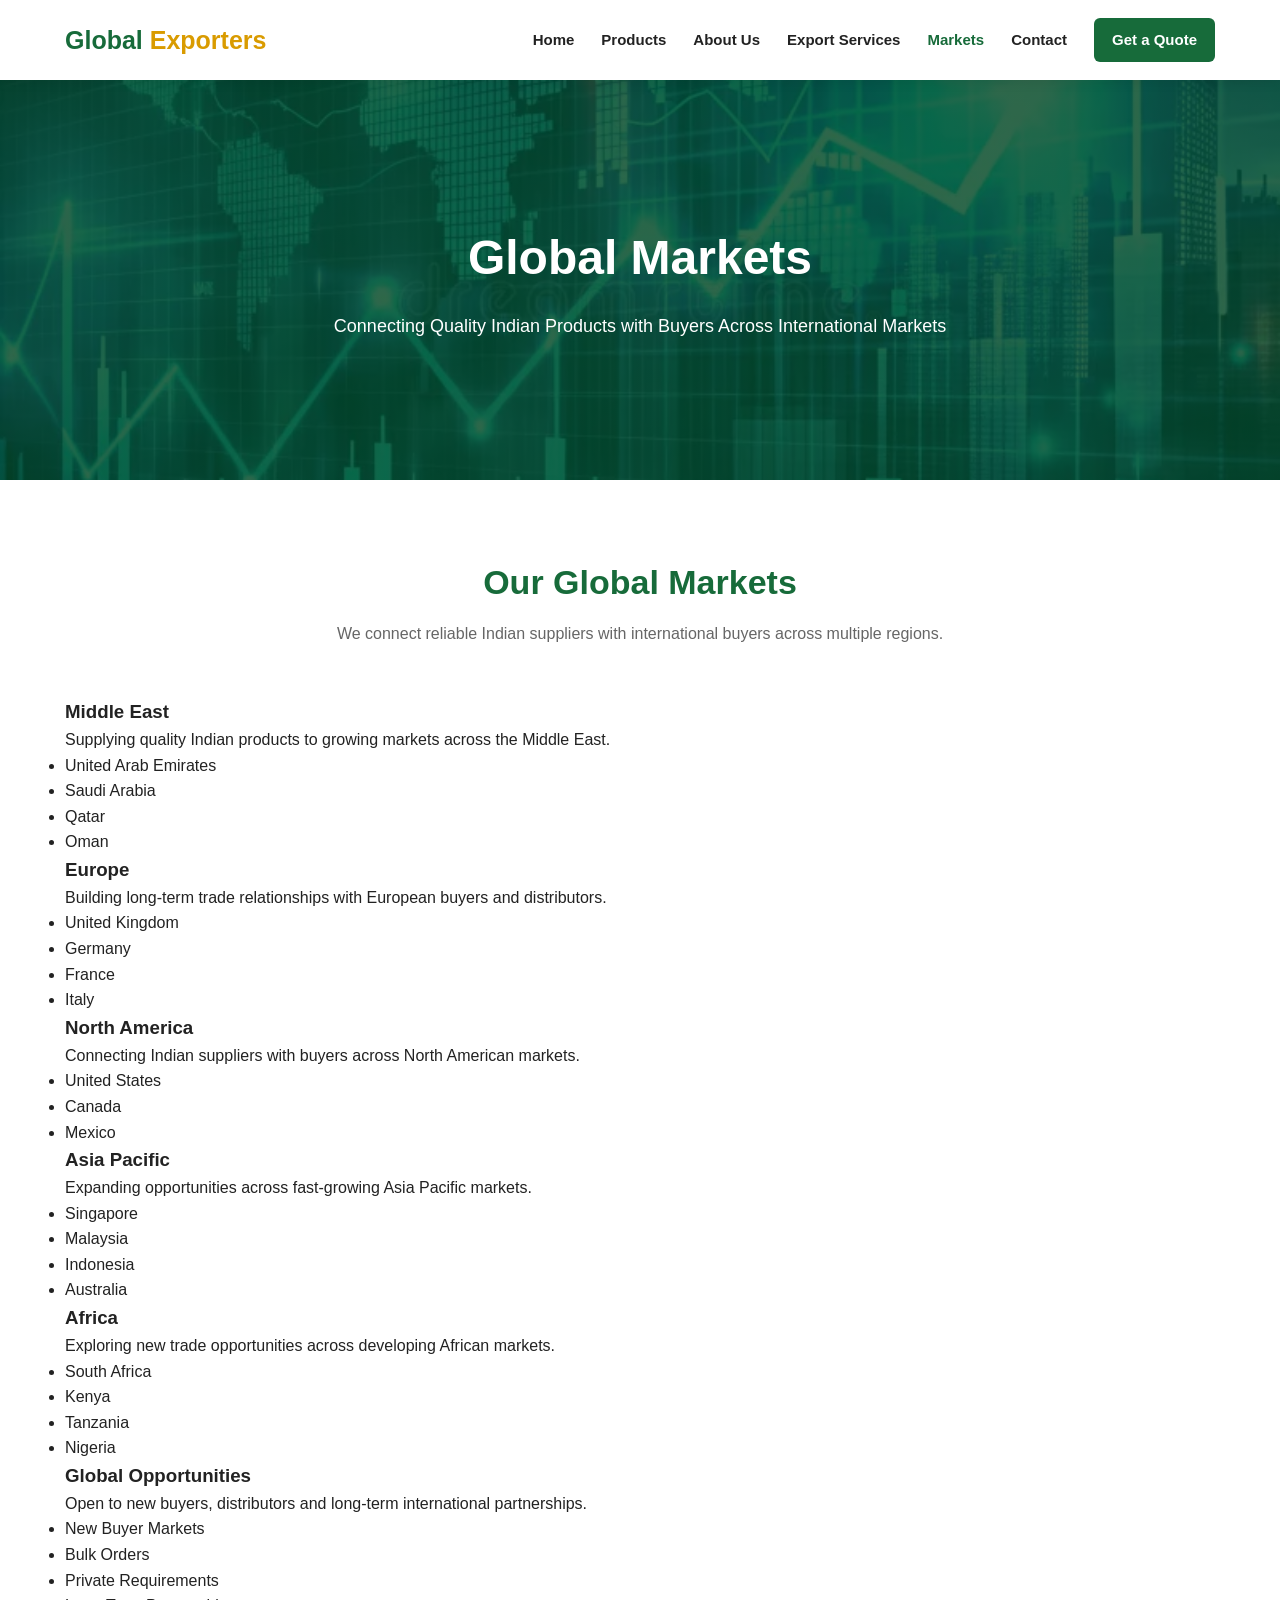
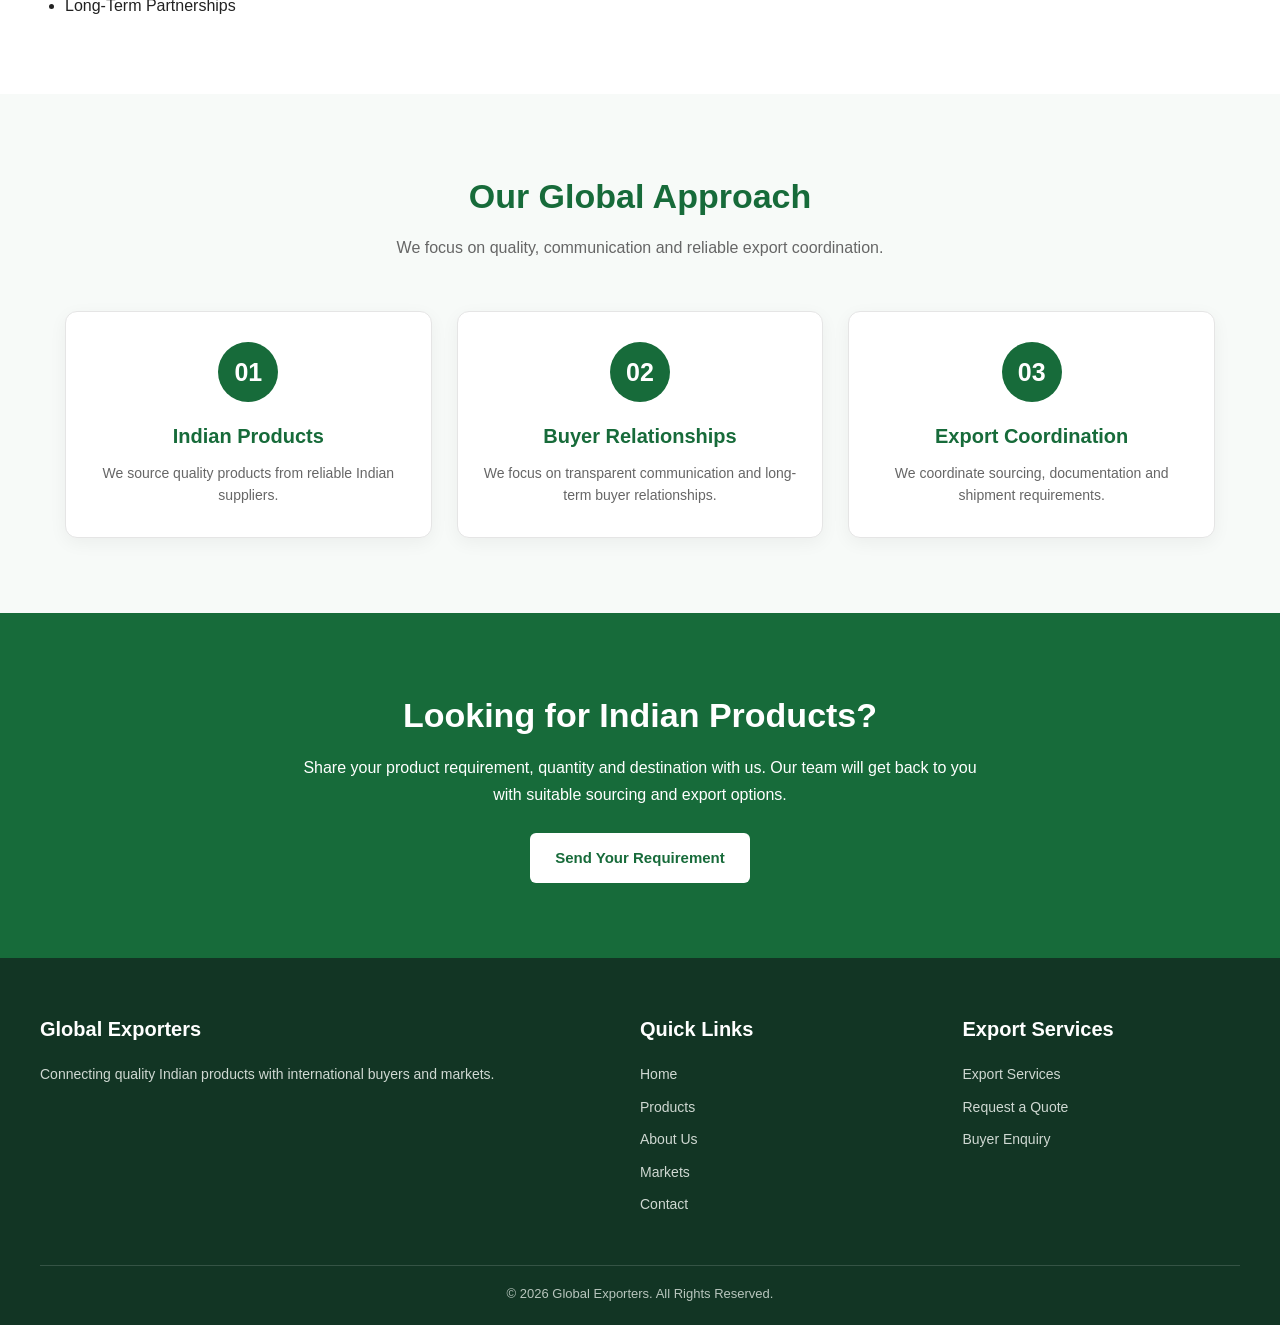
<file: markets.html>
<!DOCTYPE html>
<html lang="en">

<head>

    <meta charset="UTF-8">

    <meta name="viewport"
        content="width=device-width, initial-scale=1.0">

    <meta name="description"
        content="Global Exporters connects international buyers with quality Indian products across global markets.">
        <link rel="icon" type="image/svg+xml" href="favicon.svg">

    <title>Global Markets | Global Exporters</title>
    
    <style>

        * {
            margin: 0;
            padding: 0;
            box-sizing: border-box;
        }

        html {
            scroll-behavior: smooth;
        }

        body {
            font-family: Arial, Helvetica, sans-serif;
            line-height: 1.6;
            color: #222;
            background: #fff;
        }

        a {
            text-decoration: none;
        }


        /* HEADER */

        header {
            width: 100%;
            background: #fff;
            box-shadow: 0 2px 12px rgba(0,0,0,0.08);

            position: sticky;
            top: 0;
            z-index: 1000;
        }

        .navbar {
            max-width: 1200px;
            margin: auto;
            padding: 18px 25px;

            display: flex;
            align-items: center;
            justify-content: space-between;
        }

        .logo {
            font-size: 25px;
            font-weight: 700;
            color: #176b3a;
        }

        .logo span {
            color: #d99b00;
        }

        .nav-links {
            display: flex;
            align-items: center;
            gap: 27px;
        }

        .nav-links a {
            color: #222;
            font-size: 15px;
            font-weight: 600;
        }

        .nav-links a:hover,
        .nav-links a.active {
            color: #176b3a;
        }

        .nav-quote {
            background: #176b3a;
            color: #fff !important;
            padding: 10px 18px;
            border-radius: 6px;
        }

        .nav-quote:hover {
            background: #0e4f2a;
        }

        .menu-btn {
            display: none;
            font-size: 25px;
            background: none;
            border: none;
            cursor: pointer;
            color: #176b3a;
        }


        /* HERO */

        .markets-hero {
            min-height: 400px;

            background:
                linear-gradient(
                    rgba(0,70,35,0.82),
                    rgba(0,70,35,0.82)
                ),
                url("images/markets-banner.jpg");

            background-size: cover;
            background-position: center;

            display: flex;
            align-items: center;
            justify-content: center;

            text-align: center;
            color: #fff;

            padding: 70px 20px;
        }

        .hero-content {
            max-width: 800px;
        }

        .hero-content h1 {
            font-size: 48px;
            margin-bottom: 15px;
        }

        .hero-content p {
            font-size: 18px;
        }


        /* COMMON SECTION */

        .section {
            max-width: 1200px;
            margin: auto;
            padding: 75px 25px;
        }

        .section-heading {
            text-align: center;
            max-width: 760px;
            margin: 0 auto 50px;
        }

        .section-heading h2 {
            font-size: 34px;
            color: #176b3a;
            margin-bottom: 12px;
        }

        .section-heading p {
            color: #666;
            font-size: 16px;
        }
        /* GLOBAL APPROACH */

        .approach-section {
            background: #f7faf8;
        }

        .approach-grid {
            max-width: 1200px;
            margin: auto;

            display: grid;
            grid-template-columns: repeat(3, 1fr);
            gap: 25px;
        }

        .approach-card {
            background: #fff;
            padding: 30px 25px;

            border-radius: 12px;
            border: 1px solid #e5e5e5;

            text-align: center;

            box-shadow: 0 5px 18px rgba(0,0,0,0.05);

            transition: 0.3s;
        }

        .approach-card:hover {
            transform: translateY(-5px);
        }

        .approach-icon {
            width: 60px;
            height: 60px;

            margin: 0 auto 18px;

            background: #176b3a;
            color: #fff;

            border-radius: 50%;

            display: flex;
            align-items: center;
            justify-content: center;

            font-size: 25px;
            font-weight: bold;
        }

        .approach-card h3 {
            color: #176b3a;
            font-size: 20px;
            margin-bottom: 10px;
        }

        .approach-card p {
            color: #666;
            font-size: 14px;
        }


        /* CTA */

        .cta-section {
            background: #176b3a;
            color: #fff;

            text-align: center;

            padding: 75px 25px;
        }

        .cta-section h2 {
            font-size: 34px;
            margin-bottom: 12px;
        }

        .cta-section p {
            max-width: 700px;
            margin: 0 auto 25px;

            font-size: 16px;
            line-height: 1.7;
        }

        .cta-btn {
            display: inline-block;

            background: #fff;
            color: #176b3a;

            padding: 13px 25px;

            border-radius: 6px;

            font-weight: 700;
            font-size: 15px;

            transition: 0.3s;
        }

        .cta-btn:hover {
            background: #f0f0f0;
            transform: translateY(-2px);
        }
        /* FOOTER */

        footer {
            background: #123524;
            color: #fff;
            padding: 55px 25px 20px;
        }

        .footer-container {
            max-width: 1200px;
            margin: auto;

            display: grid;
            grid-template-columns: 2fr 1fr 1fr;
            gap: 45px;
        }

        .footer-column h3 {
            font-size: 20px;
            margin-bottom: 18px;
        }

        .footer-column p {
            color: #cfd8d2;
            font-size: 14px;
            line-height: 1.7;
        }

        .footer-column a {
            display: block;
            color: #cfd8d2;
            font-size: 14px;
            margin-bottom: 10px;
        }

        .footer-column a:hover {
            color: #fff;
        }

        .footer-bottom {
            max-width: 1200px;
            margin: 40px auto 0;

            padding-top: 18px;

            border-top: 1px solid rgba(255,255,255,0.15);

            text-align: center;

            color: #b8c5bd;
            font-size: 13px;
        }


        /* RESPONSIVE */

        @media (max-width: 950px) {

            .market-grid {
                grid-template-columns: repeat(2, 1fr);
            }

            .approach-grid {
                grid-template-columns: repeat(2, 1fr);
            }

            .footer-container {
                grid-template-columns: repeat(2, 1fr);
            }
        }


        @media (max-width: 700px) {

            .navbar {
                padding: 15px 20px;
            }

            .logo {
                font-size: 22px;
            }

            .menu-btn {
                display: block;
            }

            .nav-links {
                display: none;

                position: absolute;
                top: 100%;
                left: 0;

                width: 100%;

                background: #fff;

                flex-direction: column;
                align-items: stretch;

                padding: 15px 20px;

                box-shadow: 0 5px 15px rgba(0,0,0,0.08);

                gap: 0;
            }

            .nav-links.show {
                display: flex;
            }

            .nav-links a {
                padding: 12px 5px;
                border-bottom: 1px solid #eee;
            }

            .nav-quote {
                text-align: center;
                margin-top: 8px;
            }


            .markets-hero {
                min-height: 350px;
                padding: 60px 20px;
            }

            .hero-content h1 {
                font-size: 36px;
            }

            .hero-content p {
                font-size: 16px;
            }


            .section {
                padding: 55px 20px;
            }

            .section-heading h2 {
                font-size: 28px;
            }


            .market-grid {
                grid-template-columns: 1fr;
            }


            .approach-grid {
                grid-template-columns: 1fr;
            }


            .cta-section {
                padding: 60px 20px;
            }

            .cta-section h2 {
                font-size: 28px;
            }


            .footer-container {
                grid-template-columns: 1fr;
                gap: 30px;
            }
        }
        </style>

</head>

<body>


<!-- HEADER -->

<header>

    <nav class="navbar">

        <a href="home.html" class="logo">
            Global <span>Exporters</span>
        </a>

        <button class="menu-btn" onclick="toggleMenu()">
            ☰
        </button>

        <div class="nav-links" id="navLinks">

            <a href="home.html">Home</a>

            <a href="products.html">Products</a>

            <a href="about.html">About Us</a>

            <a href="export-services.html">
                Export Services
            </a>

            <a href="markets.html" class="active">
                Markets
            </a>

            <a href="contact.html">
                Contact
            </a>

            <a href="contact.html" class="nav-quote">
                Get a Quote
            </a>

        </div>

    </nav>

</header>


<!-- HERO -->

<section class="markets-hero">

    <div class="hero-content">

        <h1>Global Markets</h1>

        <p>
            Connecting Quality Indian Products
            with Buyers Across International Markets
        </p>

    </div>

</section>


<!-- MARKETS -->

<section class="section">

    <div class="section-heading">

        <h2>Our Global Markets</h2>

        <p>
            We connect reliable Indian suppliers with
            international buyers across multiple regions.
        </p>

    </div>


    <div class="market-grid">


        <!-- MIDDLE EAST -->

        <div class="market-card">

            <div class="market-image middle-east"></div>

            <div class="market-content">

                <h3>Middle East</h3>

                <p>
                    Supplying quality Indian products
                    to growing markets across the Middle East.
                </p>

                <ul class="market-list">

                    <li>United Arab Emirates</li>
                    <li>Saudi Arabia</li>
                    <li>Qatar</li>
                    <li>Oman</li>

                </ul>

            </div>

        </div>


        <!-- EUROPE -->

        <div class="market-card">

            <div class="market-image europe"></div>

            <div class="market-content">

                <h3>Europe</h3>

                <p>
                    Building long-term trade relationships
                    with European buyers and distributors.
                </p>

                <ul class="market-list">

                    <li>United Kingdom</li>
                    <li>Germany</li>
                    <li>France</li>
                    <li>Italy</li>

                </ul>

            </div>

        </div>


        <!-- NORTH AMERICA -->

        <div class="market-card">

            <div class="market-image north-america"></div>

            <div class="market-content">

                <h3>North America</h3>

                <p>
                    Connecting Indian suppliers with
                    buyers across North American markets.
                </p>

                <ul class="market-list">

                    <li>United States</li>
                    <li>Canada</li>
                    <li>Mexico</li>

                </ul>

            </div>

        </div>


        <!-- ASIA PACIFIC -->

        <div class="market-card">

            <div class="market-image asia"></div>

            <div class="market-content">

                <h3>Asia Pacific</h3>

                <p>
                    Expanding opportunities across
                    fast-growing Asia Pacific markets.
                </p>

                <ul class="market-list">

                    <li>Singapore</li>
                    <li>Malaysia</li>
                    <li>Indonesia</li>
                    <li>Australia</li>

                </ul>

            </div>

        </div>


        <!-- AFRICA -->

        <div class="market-card">

            <div class="market-image africa"></div>

            <div class="market-content">

                <h3>Africa</h3>

                <p>
                    Exploring new trade opportunities
                    across developing African markets.
                </p>

                <ul class="market-list">

                    <li>South Africa</li>
                    <li>Kenya</li>
                    <li>Tanzania</li>
                    <li>Nigeria</li>

                </ul>

            </div>

        </div>


        <!-- GLOBAL -->

        <div class="market-card">

            <div class="market-image global"></div>

            <div class="market-content">

                <h3>Global Opportunities</h3>

                <p>
                    Open to new buyers, distributors and
                    long-term international partnerships.
                </p>

                <ul class="market-list">

                    <li>New Buyer Markets</li>
                    <li>Bulk Orders</li>
                    <li>Private Requirements</li>
                    <li>Long-Term Partnerships</li>

                </ul>

            </div>

        </div>


    </div>

</section>


<!-- GLOBAL APPROACH -->

<section class="approach-section">

    <div class="section">

        <div class="section-heading">

            <h2>Our Global Approach</h2>

            <p>
                We focus on quality, communication and
                reliable export coordination.
            </p>

        </div>


        <div class="approach-grid">


            <div class="approach-card">

                <div class="approach-icon">
                    01
                </div>

                <h3>Indian Products</h3>

                <p>
                    We source quality products from
                    reliable Indian suppliers.
                </p>

            </div>


            <div class="approach-card">

                <div class="approach-icon">
                    02
                </div>

                <h3>Buyer Relationships</h3>

                <p>
                    We focus on transparent communication
                    and long-term buyer relationships.
                </p>

            </div>


            <div class="approach-card">

                <div class="approach-icon">
                    03
                </div>

                <h3>Export Coordination</h3>

                <p>
                    We coordinate sourcing, documentation
                    and shipment requirements.
                </p>

            </div>


        </div>

    </div>

</section>


<!-- CTA -->

<section class="cta-section">

    <h2>Looking for Indian Products?</h2>

    <p>
        Share your product requirement, quantity and
        destination with us. Our team will get back to you
        with suitable sourcing and export options.
    </p>

    <a href="contact.html" class="cta-btn">
        Send Your Requirement
    </a>

</section>


<!-- FOOTER -->

<footer>

    <div class="footer-container">


        <div class="footer-column">

            <h3>Global Exporters</h3>

            <p>
                Connecting quality Indian products
                with international buyers and markets.
            </p>

        </div>


        <div class="footer-column">

            <h3>Quick Links</h3>

            <a href="home.html">Home</a>

            <a href="products.html">Products</a>

            <a href="about.html">About Us</a>

            <a href="markets.html">Markets</a>

            <a href="contact.html">Contact</a>

        </div>


        <div class="footer-column">

            <h3>Export Services</h3>

            <a href="export-services.html">
                Export Services
            </a>

            <a href="contact.html">
                Request a Quote
            </a>

            <a href="contact.html">
                Buyer Enquiry
            </a>

        </div>


    </div>


    <div class="footer-bottom">

        © 2026 Global Exporters.
        All Rights Reserved.

    </div>

</footer>


<!-- JAVASCRIPT -->

<script>

function toggleMenu() {

    const navLinks =
        document.getElementById("navLinks");

    navLinks.classList.toggle("show");

}


const menuLinks =
    document.querySelectorAll(".nav-links a");


menuLinks.forEach(function(link) {

    link.addEventListener("click", function() {

        document
            .getElementById("navLinks")
            .classList.remove("show");

    });

});

</script>


</body>

</html>
</file>
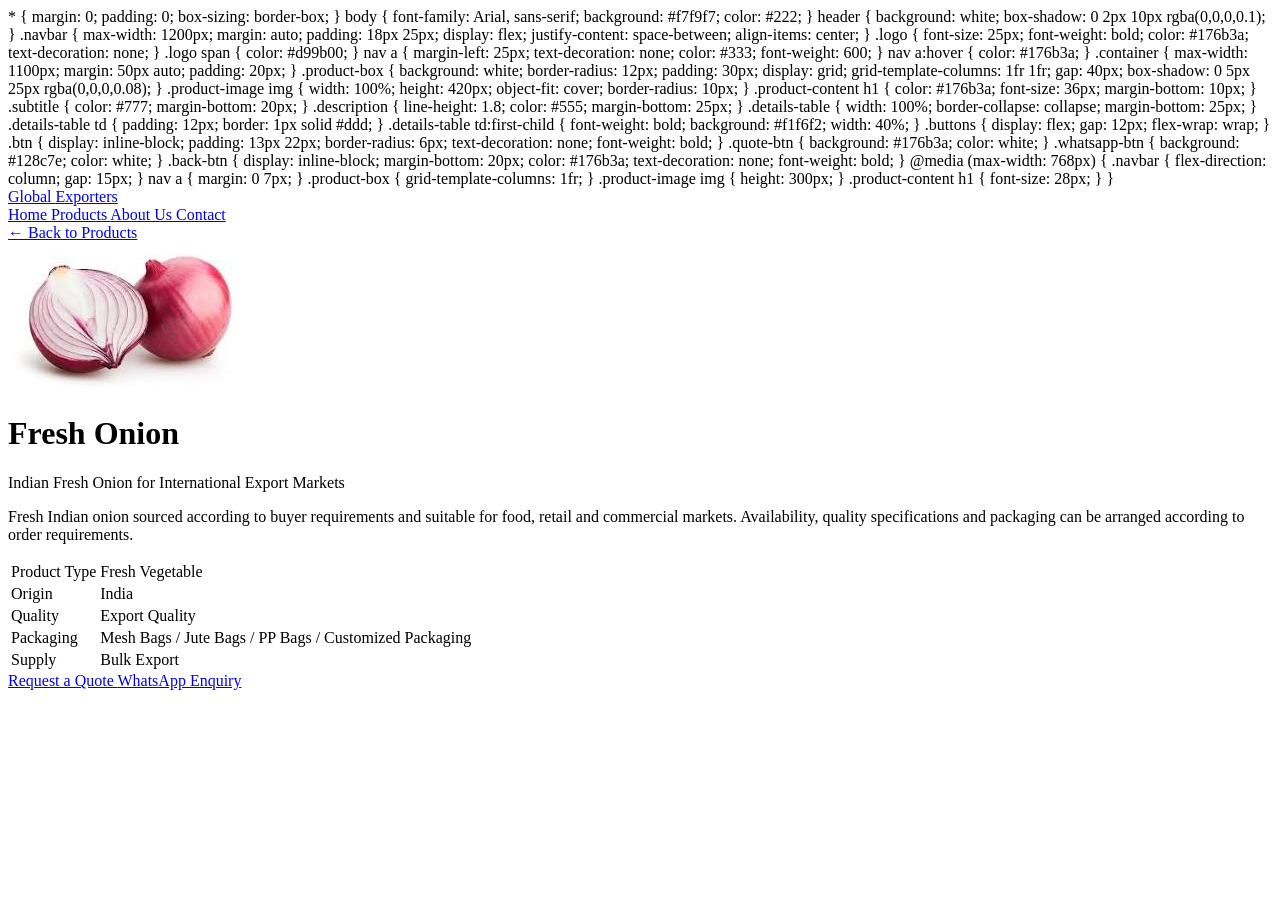
<file: products-details.html>
<!DOCTYPE html>
<html lang="en">

<head>

    <meta charset="UTF-8">

    <meta name="viewport"
          content="width=device-width, initial-scale=1.0">
          <link rel="icon" type="image/svg+xml" href="favicon.svg">

    <title>Product Details | Global Exporters</title>
    

        * {
            margin: 0;
            padding: 0;
            box-sizing: border-box;
        }

        body {
            font-family: Arial, sans-serif;
            background: #f7f9f7;
            color: #222;
        }

        header {
            background: white;
            box-shadow: 0 2px 10px rgba(0,0,0,0.1);
        }

        .navbar {
            max-width: 1200px;
            margin: auto;
            padding: 18px 25px;

            display: flex;
            justify-content: space-between;
            align-items: center;
        }

        .logo {
            font-size: 25px;
            font-weight: bold;
            color: #176b3a;
            text-decoration: none;
        }

        .logo span {
            color: #d99b00;
        }

        nav a {
            margin-left: 25px;
            text-decoration: none;
            color: #333;
            font-weight: 600;
        }

        nav a:hover {
            color: #176b3a;
        }

        .container {
            max-width: 1100px;
            margin: 50px auto;
            padding: 20px;
        }

        .product-box {
            background: white;
            border-radius: 12px;
            padding: 30px;

            display: grid;
            grid-template-columns: 1fr 1fr;
            gap: 40px;

            box-shadow: 0 5px 25px rgba(0,0,0,0.08);
        }

        .product-image img {
            width: 100%;
            height: 420px;
            object-fit: cover;
            border-radius: 10px;
        }

        .product-content h1 {
            color: #176b3a;
            font-size: 36px;
            margin-bottom: 10px;
        }

        .subtitle {
            color: #777;
            margin-bottom: 20px;
        }

        .description {
            line-height: 1.8;
            color: #555;
            margin-bottom: 25px;
        }

        .details-table {
            width: 100%;
            border-collapse: collapse;
            margin-bottom: 25px;
        }

        .details-table td {
            padding: 12px;
            border: 1px solid #ddd;
        }

        .details-table td:first-child {
            font-weight: bold;
            background: #f1f6f2;
            width: 40%;
        }

        .buttons {
            display: flex;
            gap: 12px;
            flex-wrap: wrap;
        }

        .btn {
            display: inline-block;
            padding: 13px 22px;
            border-radius: 6px;
            text-decoration: none;
            font-weight: bold;
        }

        .quote-btn {
            background: #176b3a;
            color: white;
        }

        .whatsapp-btn {
            background: #128c7e;
            color: white;
        }

        .back-btn {
            display: inline-block;
            margin-bottom: 20px;
            color: #176b3a;
            text-decoration: none;
            font-weight: bold;
        }

        @media (max-width: 768px) {

            .navbar {
                flex-direction: column;
                gap: 15px;
            }

            nav a {
                margin: 0 7px;
            }

            .product-box {
                grid-template-columns: 1fr;
            }

            .product-image img {
                height: 300px;
            }

            .product-content h1 {
                font-size: 28px;
            }
        }

    </style>

</head>


<body>


<!-- ================= HEADER ================= -->

<header>

    <div class="navbar">

        <a href="home.html" class="logo">
            Global <span>Exporters</span>
        </a>

        <nav>

            <a href="home.html">
                Home
            </a>

            <a href="products.html">
                Products
            </a>

            <a href="about.html">
                About Us
            </a>

            <a href="contact.html">
                Contact
            </a>

        </nav>

    </div>

</header>



<!-- ================= PRODUCT DETAILS ================= -->

<div class="container">

    <a href="products.html" class="back-btn">
        ← Back to Products
    </a>


    <div class="product-box">


        <!-- IMAGE -->

        <div class="product-image">

            <img id="productImage"
                 src=""
                 alt="Product">

        </div>


        <!-- CONTENT -->

        <div class="product-content">

            <h1 id="productName">
                Product
            </h1>

            <p id="productSubtitle"
               class="subtitle">
            </p>

            <p id="productDescription"
               class="description">
            </p>


            <!-- DETAILS TABLE -->

            <table class="details-table">

                <tr>
                    <td>Product Type</td>
                    <td id="productType"></td>
                </tr>

                <tr>
                    <td>Origin</td>
                    <td>India</td>
                </tr>

                <tr>
                    <td>Quality</td>
                    <td id="productQuality"></td>
                </tr>

                <tr>
                    <td>Packaging</td>
                    <td id="productPackaging"></td>
                </tr>

                <tr>
                    <td>Supply</td>
                    <td>Bulk Export</td>
                </tr>

            </table>


            <!-- BUTTONS -->

            <div class="buttons">

                <a id="quoteButton"
                   href="contact.html"
                   class="btn quote-btn">

                    Request a Quote

                </a>


                <a id="whatsappButton"
                   href="#"
                   target="_blank"
                   class="btn whatsapp-btn">

                    WhatsApp Enquiry

                </a>

            </div>

        </div>

    </div>

</div>



<!-- ================= JAVASCRIPT ================= -->

<script>

    const products = {

        onion: {

            name: "Fresh Onion",

            subtitle:
                "Indian Fresh Onion for International Export Markets",

            image:
                "images/onion.jpg",

            description:
                "Fresh Indian onion sourced according to buyer requirements and suitable for food, retail and commercial markets. Availability, quality specifications and packaging can be arranged according to order requirements.",

            type:
                "Fresh Vegetable",

            quality:
                "Export Quality",

            packaging:
                "Mesh Bags / Jute Bags / PP Bags / Customized Packaging"

        },


        fruits: {

            name: "Fresh Fruits",

            subtitle:
                "Quality Indian Fresh Fruits",

            image:
                "images/fruits.jpg",

            description:
                "Fresh fruits sourced from reliable Indian suppliers according to buyer requirements and export specifications.",

            type:
                "Fresh Fruits",

            quality:
                "Export Quality",

            packaging:
                "As per buyer requirement"

        },


        vegetables: {

            name: "Fresh Vegetables",

            subtitle:
                "Fresh Indian Vegetables for Export",

            image:
                "images/vegetables.jpg",

            description:
                "Fresh Indian vegetables sourced and coordinated according to international buyer requirements.",

            type:
                "Fresh Vegetables",

            quality:
                "Export Quality",

            packaging:
                "As per buyer requirement"

        },


        agro: {

            name: "Agro Products",

            subtitle:
                "Selected Indian Agro Products",

            image:
                "images/agro.jpg",

            description:
                "Selected Indian agricultural products sourced from suitable suppliers for domestic and international buyers.",

            type:
                "Agricultural Products",

            quality:
                "Buyer Specification",

            packaging:
                "As per product and buyer requirement"

        },


        granite: {

            name: "Indian Granite",

            subtitle:
                "Indian Granite for Construction and Architecture",

            image:
                "images/granite.jpg",

            description:
                "Indian granite sourced for construction, architectural and commercial applications with specifications based on buyer requirements.",

            type:
                "Natural Stone",

            quality:
                "Export Quality",

            packaging:
                "As per product and buyer requirement"

        },


        herbal: {

            name: "Herbal Products",

            subtitle:
                "Indian Herbal Products",

            image:
                "images/herbal.jpg",

            description:
                "Indian herbal products sourced from suitable suppliers according to buyer specifications and applicable requirements.",

            type:
                "Herbal Products",

            quality:
                "Buyer Specification",

            packaging:
                "As per product and buyer requirement"

        },


        textile: {

            name: "Indian Textiles",

            subtitle:
                "Quality Indian Textile Products",

            image:
                "images/textile.jpg",

            description:
                "Indian textile products sourced according to customer requirements, specifications and order quantity.",

            type:
                "Textile Products",

            quality:
                "Buyer Specification",

            packaging:
                "As per buyer requirement"

        },


        tiles: {

            name: "Indian Tiles",

            subtitle:
                "Indian Tiles for Residential and Commercial Applications",

            image:
                "images/tiles.jpg",

            description:
                "Indian tiles sourced for residential, commercial and construction applications according to buyer requirements.",

            type:
                "Construction Material",

            quality:
                "Export Quality",

            packaging:
                "As per buyer requirement"

        }

    };


    /* ================= GET PRODUCT FROM URL ================= */

    const urlParams =
        new URLSearchParams(window.location.search);

    const productKey =
        urlParams.get("product");


    /* ================= SELECT PRODUCT ================= */

    const product =
        products[productKey] || products.onion;


    /* ================= DISPLAY PRODUCT ================= */

    document.getElementById("productName").textContent =
        product.name;

    document.getElementById("productSubtitle").textContent =
        product.subtitle;

    document.getElementById("productDescription").textContent =
        product.description;

    document.getElementById("productImage").src =
        product.image;

    document.getElementById("productImage").alt =
        product.name;

    document.getElementById("productType").textContent =
        product.type;

    document.getElementById("productQuality").textContent =
        product.quality;

    document.getElementById("productPackaging").textContent =
        product.packaging;


    /* ================= QUOTE LINK ================= */

    document.getElementById("quoteButton").href =
        "contact.html?product=" +
        encodeURIComponent(product.name);


    /* ================= WHATSAPP ================= */

    const whatsappNumber =
        "919999999999";

    const whatsappMessage =
        "Hello Global Exporters, I am interested in " +
        product.name +
        ". Please share product details, price and export terms.";

    document.getElementById("whatsappButton").href =
        "https://wa.me/" +
        whatsappNumber +
        "?text=" +
        encodeURIComponent(whatsappMessage);


</script>


</body>

</html>
</file>
